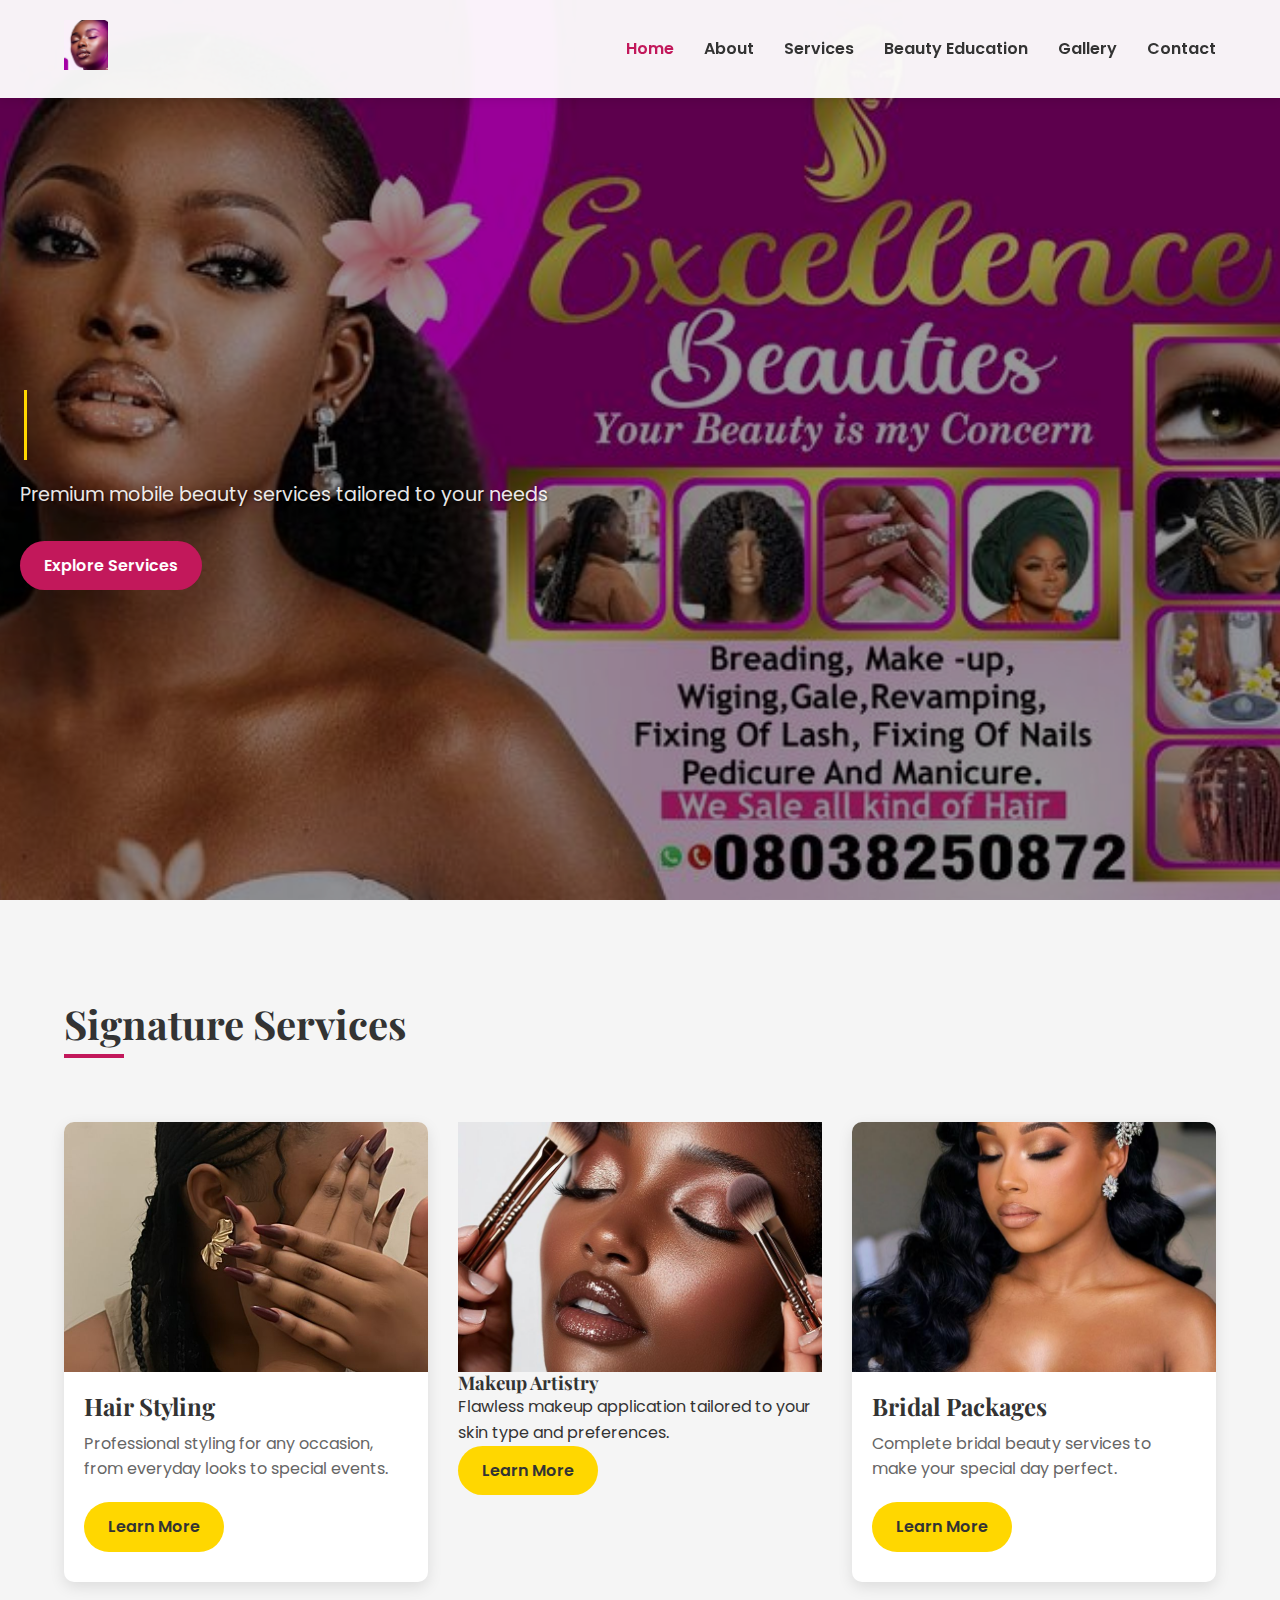
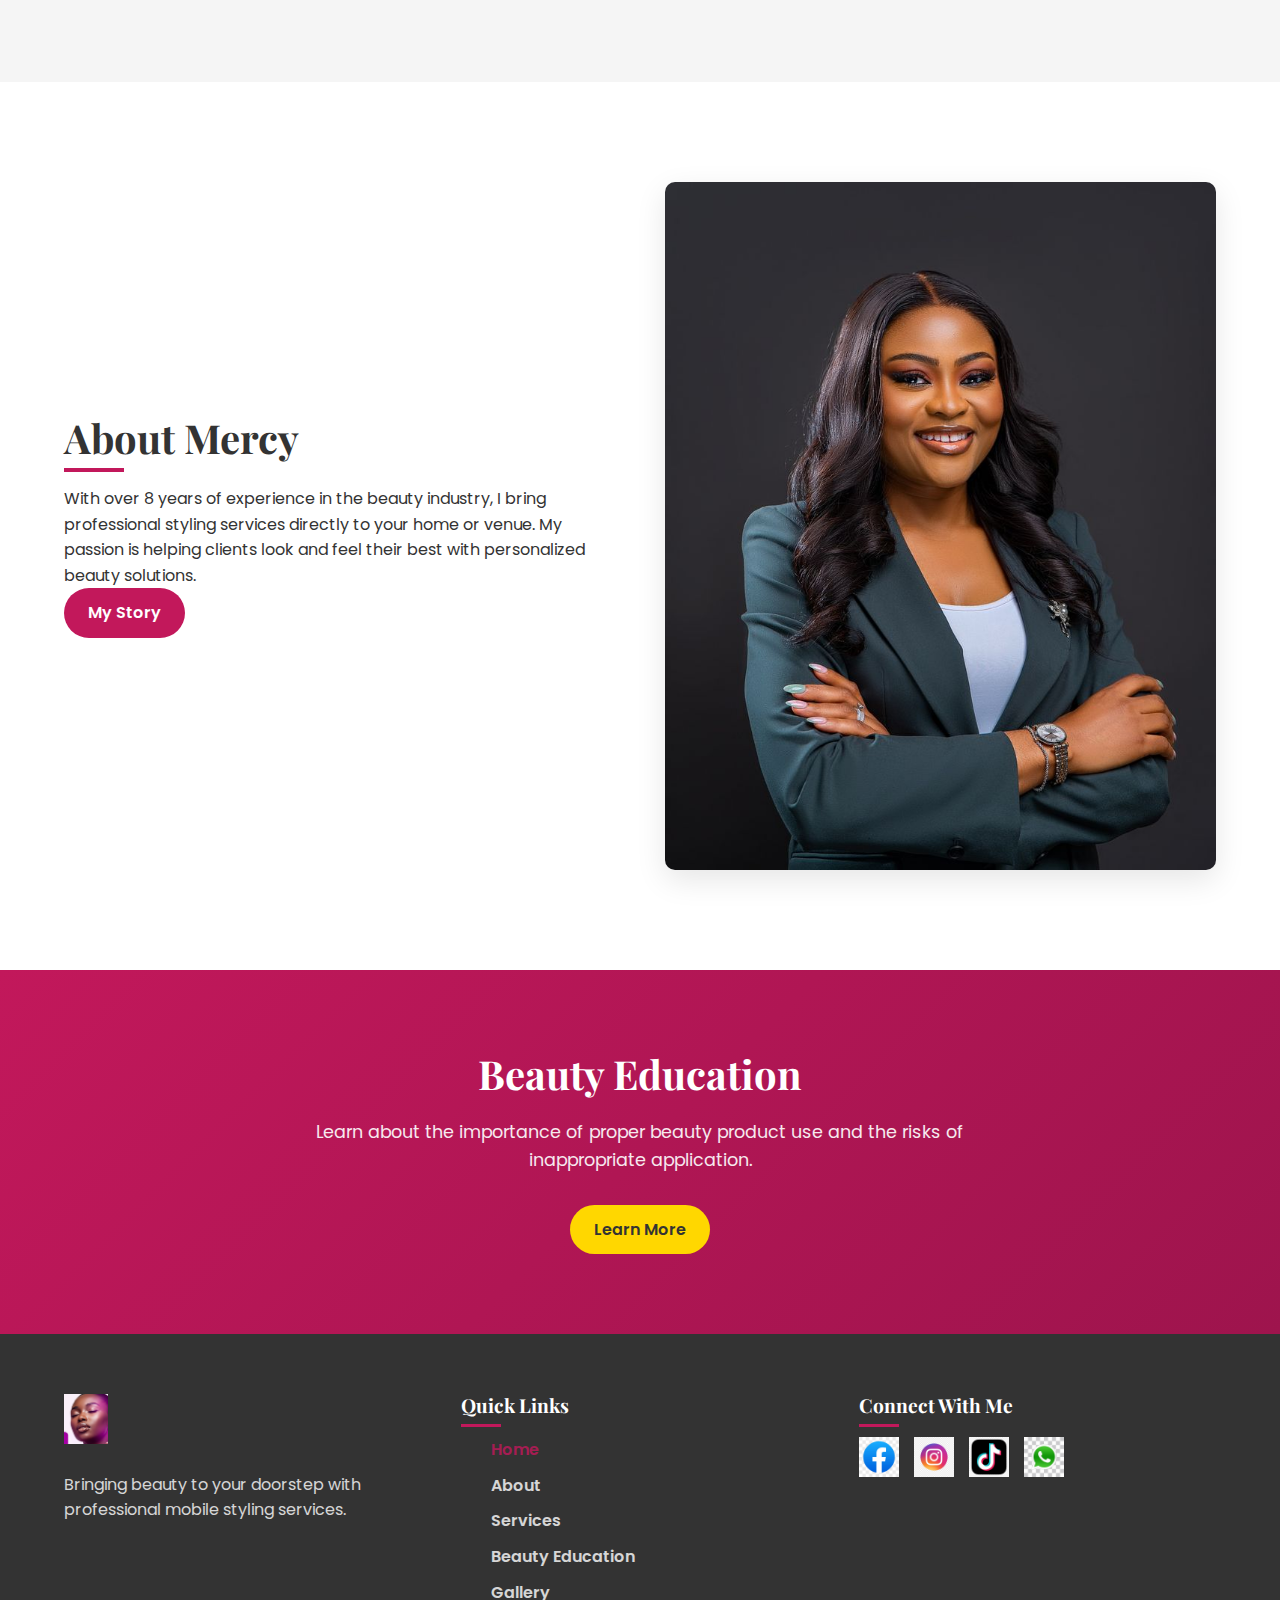
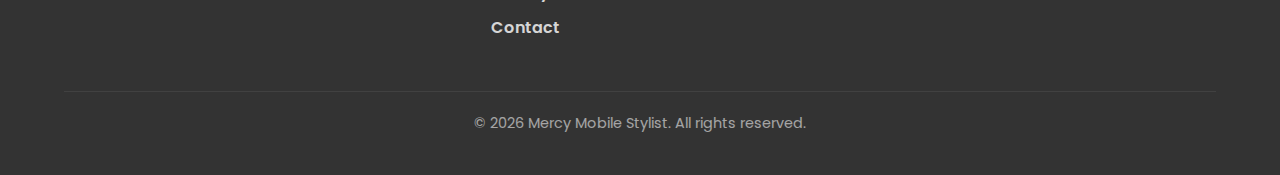
<file: index.html>
<!DOCTYPE html>
<html lang="en">
<head>
    <meta charset="UTF-8">
    <meta name="viewport" content="width=device-width, initial-scale=1.0">
    <title>Mercy | Professional Mobile Stylist</title>
    <link rel="stylesheet" href="styles.css">
    <link rel="stylesheet" href="https://cdnjs.cloudflare.com/ajax/libs/font-awesome/6.0.0-beta3/css/all.min.css">
    <link href="https://fonts.googleapis.com/css2?family=Playfair+Display:wght@400;700&family=Poppins:wght@300;400;600&display=swap" rel="stylesheet">
</head>
<body>
    <!-- Header/Navigation -->
    <header class="header">
        <div class="container">
            <a href="index.html" class="logo">
                <img src="4DAKgEK_.jpg" alt="Mercy Stylist Logo">
            </a>
            <nav class="nav">
                <ul class="nav-list">
                    <li><a href="index.html" class="nav-link active">Home</a></li>
                    <li><a href="about.html" class="nav-link">About</a></li>
                    <li><a href="services.html" class="nav-link">Services</a></li>
                    <li><a href="education.html" class="nav-link">Beauty Education</a></li>
                    <li><a href="gallery.html" class="nav-link">Gallery</a></li>
                    <li><a href="contact.html" class="nav-link">Contact</a></li>
                </ul>
                <div class="hamburger">
                    <span class="bar"></span>
                    <span class="bar"></span>
                    <span class="bar"></span>
                </div>
            </nav>
        </div>
    </header>

    <!-- Hero Section -->
<section class="hero" style="background-image: url('Banner design.jpg');">
    <div class="hero-content">
        <h1 class="hero-title">
            <span class="typed-text"></span><span class="cursor">&nbsp;</span>
        </h1>
        <p class="hero-subtitle">Premium mobile beauty services tailored to your needs</p>
        <a href="services.html" class="btn btn-primary">Explore Services</a>
    </div>
    <div class="hero-overlay"></div>
</section>

    <!-- Featured Services Section -->
    <section class="featured-services">
        <div class="container">
            <h2 class="section-title">Signature Services</h2>
            <div class="services-grid">
                <div class="service-card">
                    <div class="service-img" style="background-image: url('fresh rows(1).jpg');"></div>
                    <h3>Hair Styling</h3>
                    <p>Professional styling for any occasion, from everyday looks to special events.</p>
                    <a href="services.html#hair" class="btn btn-secondary">Learn More</a>
                </div>
                <div class="service-car
                
                d">

                    <div class="service-img" style="background-image: url('hair brush tool photoshop _ Flawless Eyeshadow Application with Makeup Brush.jpg');"></div>
                    <h3>Makeup Artistry</h3>
                    <p>Flawless makeup application tailored to your skin type and preferences.</p>
                    <a href="services.html#makeup" class="btn btn-secondary">Learn More</a>
                </div>
                <div class="service-card">
                    <div class="service-img" style="background-image: url('my beautiful bride alisha ❤️ ⋆ 𝒎𝒂𝒌𝒆𝒖𝒑….jpg');"></div>
                    <h3>Bridal Packages</h3>
                    <p>Complete bridal beauty services to make your special day perfect.</p>
                    <a href="services.html#bridal" class="btn btn-secondary">Learn More</a>
                </div>
            </div>
        </div>
    </section>

    <!-- About Preview Section -->
    <section class="about-preview">
        <div class="container">
            <div class="about-content">
                <h2 class="section-title">About Mercy</h2>
                <p>With over 8 years of experience in the beauty industry, I bring professional styling services directly to your home or venue. My passion is helping clients look and feel their best with personalized beauty solutions.</p>
                <a href="about.html" class="btn btn-primary">My Story</a>
            </div>
            <div class="about-image">
                <img src="eo6r4Tnt.jpg" alt="Mercy at work">
            </div>
        </div>
    </section>

    <!-- Beauty Education CTA -->
    <section class="education-cta">
        <div class="container">
            <h2>Beauty Education</h2>
            <p>Learn about the importance of proper beauty product use and the risks of inappropriate application.</p>
            <a href="education.html" class="btn btn-secondary">Learn More</a>
        </div>
    </section>

   <!-- Footer -->
    <footer class="footer">
        <div class="container">
            <div class="footer-content">
                <div class="footer-brand">
                    <img src="4DAKgEK_.jpg" alt="Mercy Stylist Logo" class="footer-logo">
                    <p>Bringing beauty to your doorstep with professional mobile styling services.</p>
                </div>
                <div class="footer-links">
                    <h4>Quick Links</h4>
                    <ul>
                        <li><a href="index.html" class="nav-link active">Home</a></li>
                    <li><a href="about.html" class="nav-link">About</a></li>
                    <li><a href="services.html" class="nav-link">Services</a></li>
                    <li><a href="education.html" class="nav-link">Beauty Education</a></li>
                    <li><a href="gallery.html" class="nav-link">Gallery</a></li>
                    <li><a href="contact.html" class="nav-link">Contact</a></li>
                    </ul>
                </div>
                <div class="footer-contact">
                    <h4>Connect With Me</h4>
                   <div class="social-links">
                        <a href="#" target="_blank"><img src="70f936294a1f0f3949a9205df9340d5e.jpg" alt="Facebook"></a>
                        <a href="#" target="_blank"><img src="12d752c2919daaf807d8b71f3dbed1a0.jpg" alt="Instagram"></a>
                        <a href="#" target="_blank"><img src="Download free png of TikTok png social media icon_ 7 JUNE 2021 - BANGKOK, THAILAND about tiktok icon png, tiktok, tiktok icon, app icon tiktok, and app icons 3344520.jpg" alt="TikTok"></a>
                        <a href="#" target="_blank"><img src="cdc394a29430a0f8c1378952e0bfddee.jpg" alt="WhatsApp"></a>
                    </div>
                </div>
            </div>
            <div class="footer-bottom">
                <p>&copy; <span id="year"></span> Mercy Mobile Stylist. All rights reserved.</p>
            </div>
        </div>
    </footer>

    <script src="animations.js"></script>
</body>
</html>
</file>
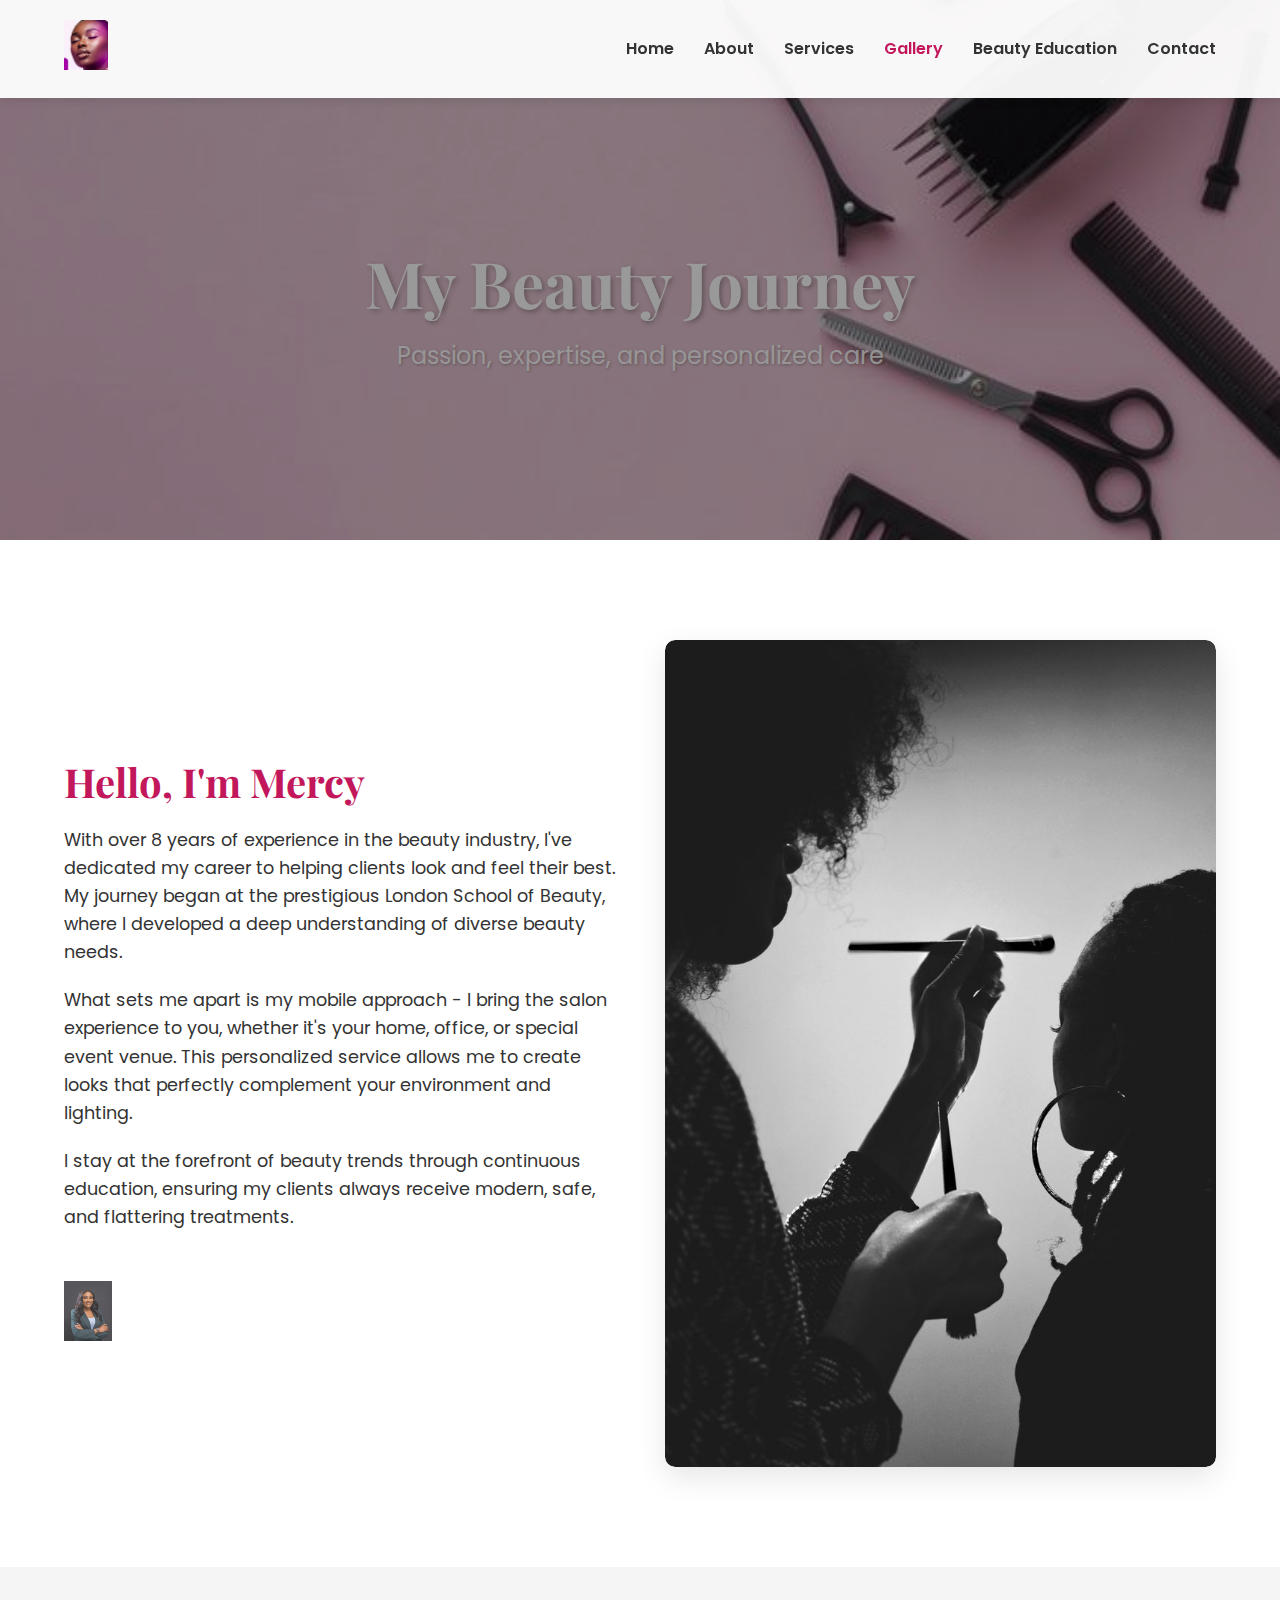
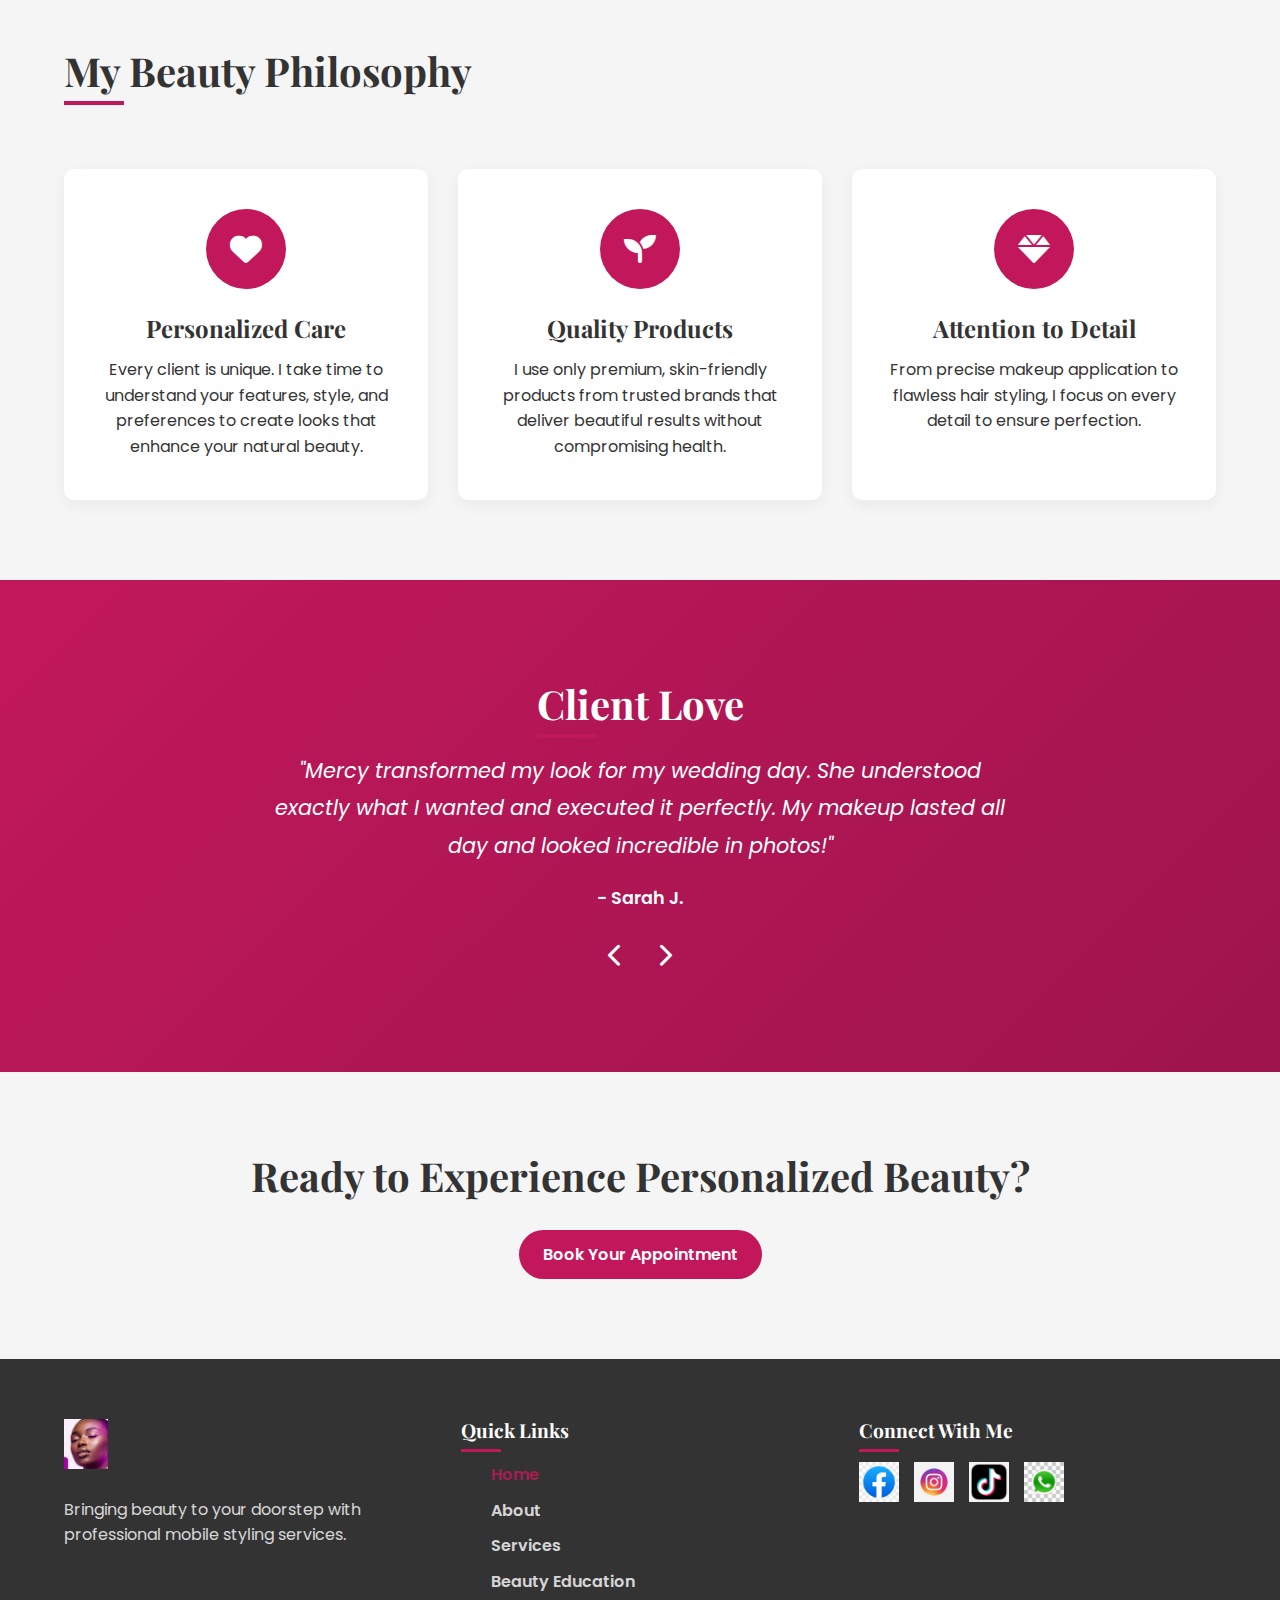
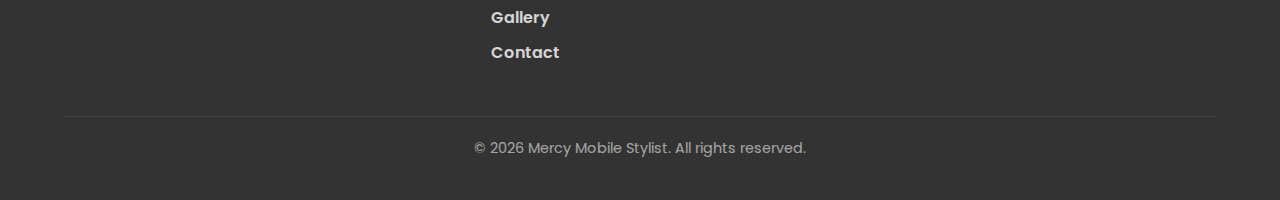
<file: about.html>
<!DOCTYPE html>
<html lang="en">
<head>
    <meta charset="UTF-8">
    <meta name="viewport" content="width=device-width, initial-scale=1.0">
    <title>About Mercy | Professional Mobile Stylist</title>
    <link rel="stylesheet" href="styles.css">
    <link rel="stylesheet" href="https://cdnjs.cloudflare.com/ajax/libs/font-awesome/6.0.0-beta3/css/all.min.css">
    <link href="https://fonts.googleapis.com/css2?family=Playfair+Display:wght@400;700&family=Poppins:wght@300;400;600&display=swap" rel="stylesheet">
</head>
<body>
    <!-- Header/Navigation -->
    <header class="header">
        <div class="container">
            <a href="index.html" class="logo">
                <img src="4DAKgEK_.jpg" alt="Mercy Stylist Logo">
            </a>
            <nav class="nav">
               <ul class="nav-list">
                    <li><a href="index.html" class="nav-link">Home</a></li>
                    <li><a href="about.html" class="nav-link">About</a></li>
                    <li><a href="services.html" class="nav-link">Services</a></li>
                    <li><a href="gallery.html" class="nav-link active">Gallery</a></li>
                    <li><a href="education.html" class="nav-link">Beauty Education</a></li>
                    <li><a href="contact.html" class="nav-link">Contact</a></li>
                </ul>
                <div class="hamburger">
                    <span class="bar"></span>
                    <span class="bar"></span>
                    <span class="bar"></span>
                </div>
            </nav>
        </div>
    </header>

    <!-- About Hero Section -->
    <section class="page-hero" style="background-image: url('Premium Photo _ Hair trimmer and tools copy space.jpg');">
        <div class="container">
            <h1 class="page-title fade-in">My Beauty Journey</h1>
            <p class="page-subtitle fade-in delay-1">Passion, expertise, and personalized care</p>
        </div>
        <div class="hero-overlay"></div>
    </section>

    <!-- About Content Section -->
    <section class="about-section">
        <div class="container">
            <div class="about-grid">
                <div class="about-text fade-in">
                    <h2>Hello, I'm Mercy</h2>
                    <p>With over 8 years of experience in the beauty industry, I've dedicated my career to helping clients look and feel their best. My journey began at the prestigious London School of Beauty, where I developed a deep understanding of diverse beauty needs.</p>
                    <p>What sets me apart is my mobile approach - I bring the salon experience to you, whether it's your home, office, or special event venue. This personalized service allows me to create looks that perfectly complement your environment and lighting.</p>
                    <p>I stay at the forefront of beauty trends through continuous education, ensuring my clients always receive modern, safe, and flattering treatments.</p>
                    
                    <div class="signature">
                        <img src="eo6r4Tnt.jpg" alt="Mercy's Signature">
                    </div>
                </div>
                <div class="about-image fade-in delay-1">
                    <div class="image-container">
                        <img src="GLgb6lNs.jpg" alt="Mercy working with a client">
                    </div>
                </div>
            </div>
        </div>
    </section>

    <!-- Philosophy Section -->
    <section class="philosophy-section">
        <div class="container">
            <h2 class="section-title fade-in">My Beauty Philosophy</h2>
            <div class="philosophy-grid">
                <div class="philosophy-card fade-in">
                    <div class="icon-box">
                        <i class="fas fa-heart"></i>
                    </div>
                    <h3>Personalized Care</h3>
                    <p>Every client is unique. I take time to understand your features, style, and preferences to create looks that enhance your natural beauty.</p>
                </div>
                <div class="philosophy-card fade-in delay-1">
                    <div class="icon-box">
                        <i class="fas fa-seedling"></i>
                    </div>
                    <h3>Quality Products</h3>
                    <p>I use only premium, skin-friendly products from trusted brands that deliver beautiful results without compromising health.</p>
                </div>
                <div class="philosophy-card fade-in delay-2">
                    <div class="icon-box">
                        <i class="fas fa-gem"></i>
                    </div>
                    <h3>Attention to Detail</h3>
                    <p>From precise makeup application to flawless hair styling, I focus on every detail to ensure perfection.</p>
                </div>
            </div>
        </div>
    </section>

    <!-- Testimonials Section -->
    <section class="testimonials-section">
        <div class="container">
            <h2 class="section-title fade-in">Client Love</h2>
            <div class="testimonials-slider fade-in delay-1">
                <div class="testimonial active">
                    <p class="testimonial-text">"Mercy transformed my look for my wedding day. She understood exactly what I wanted and executed it perfectly. My makeup lasted all day and looked incredible in photos!"</p>
                    <p class="client-name">- Sarah J.</p>
                </div>
                <div class="testimonial">
                    <p class="testimonial-text">"I've been using Mercy's mobile services for two years now. She's revolutionized my morning routine with quick, beautiful styles that last all day."</p>
                    <p class="client-name">- Michaela T.</p>
                </div>
                <div class="testimonial">
                    <p class="testimonial-text">"As a busy executive, I don't have time for salon visits. Mercy comes to my office and gives me red-carpet ready looks in under an hour. Game changer!"</p>
                    <p class="client-name">- David K.</p>
                </div>
                <div class="slider-controls">
                    <button class="slider-prev"><i class="fas fa-chevron-left"></i></button>
                    <button class="slider-next"><i class="fas fa-chevron-right"></i></button>
                </div>
            </div>
        </div>
    </section>

    <!-- CTA Section -->
    <section class="cta-section">
        <div class="container">
            <h2 class="fade-in">Ready to Experience Personalized Beauty?</h2>
            <a href="contact.html" class="btn btn-primary fade-in delay-1">Book Your Appointment</a>
        </div>
    </section>

    <!-- Footer -->
    <footer class="footer">
        <div class="container">
            <div class="footer-content">
                <div class="footer-brand">
                    <img src="4DAKgEK_.jpg" alt="Mercy Stylist Logo" class="footer-logo">
                    <p>Bringing beauty to your doorstep with professional mobile styling services.</p>
                </div>
                <div class="footer-links">
                    <h4>Quick Links</h4>
                    <ul>
                        <li><a href="index.html" class="nav-link active">Home</a></li>
                    <li><a href="about.html" class="nav-link">About</a></li>
                    <li><a href="services.html" class="nav-link">Services</a></li>
                    <li><a href="education.html" class="nav-link">Beauty Education</a></li>
                    <li><a href="gallery.html" class="nav-link">Gallery</a></li>
                    <li><a href="contact.html" class="nav-link">Contact</a></li>
                    </ul>
                </div>
                <div class="footer-contact">
                    <h4>Connect With Me</h4>
                   <div class="social-links">
                        <a href="#" target="_blank"><img src="70f936294a1f0f3949a9205df9340d5e.jpg" alt="Facebook"></a>
                        <a href="#" target="_blank"><img src="12d752c2919daaf807d8b71f3dbed1a0.jpg" alt="Instagram"></a>
                        <a href="#" target="_blank"><img src="Download free png of TikTok png social media icon_ 7 JUNE 2021 - BANGKOK, THAILAND about tiktok icon png, tiktok, tiktok icon, app icon tiktok, and app icons 3344520.jpg" alt="TikTok"></a>
                        <a href="#" target="_blank"><img src="cdc394a29430a0f8c1378952e0bfddee.jpg" alt="WhatsApp"></a>
                    </div>
                </div>
            </div>
            <div class="footer-bottom">
                <p>&copy; <span id="year"></span> Mercy Mobile Stylist. All rights reserved.</p>
            </div>
        </div>
    </footer>
    <script src="animations.js"></script>
    <script>
        // Testimonial slider functionality
        document.addEventListener('DOMContentLoaded', function() {
            const testimonials = document.querySelectorAll('.testimonial');
            const prevBtn = document.querySelector('.slider-prev');
            const nextBtn = document.querySelector('.slider-next');
            let currentIndex = 0;
            
            function showTestimonial(index) {
                testimonials.forEach(testimonial => {
                    testimonial.classList.remove('active');
                });
                testimonials[index].classList.add('active');
                currentIndex = index;
            }
            
            function nextTestimonial() {
                let newIndex = (currentIndex + 1) % testimonials.length;
                showTestimonial(newIndex);
            }
            
            function prevTestimonial() {
                let newIndex = (currentIndex - 1 + testimonials.length) % testimonials.length;
                showTestimonial(newIndex);
            }
            
            nextBtn.addEventListener('click', nextTestimonial);
            prevBtn.addEventListener('click', prevTestimonial);
            
            // Auto-rotate testimonials
            setInterval(nextTestimonial, 5000);
            
            // Set current year in footer
            document.getElementById('year').textContent = new Date().getFullYear();
        });
    </script>
</body>
</html>
</file>
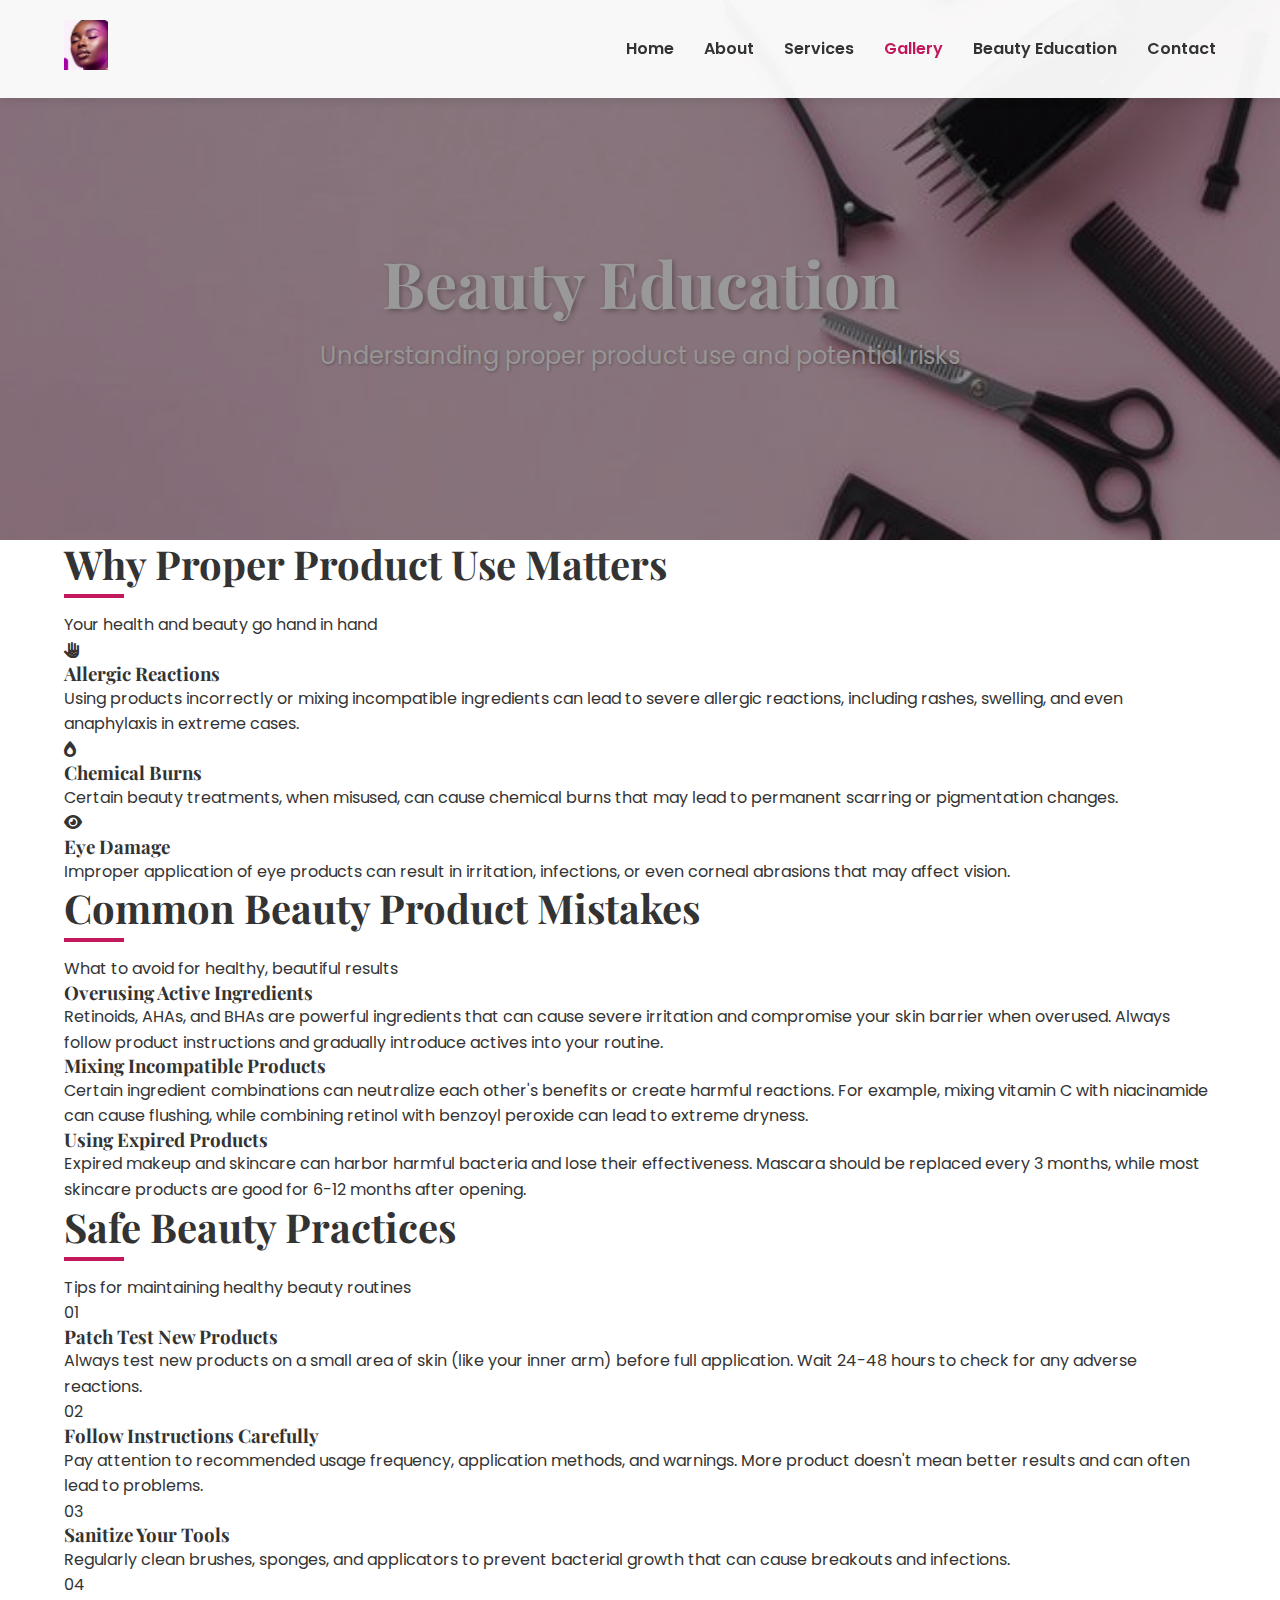
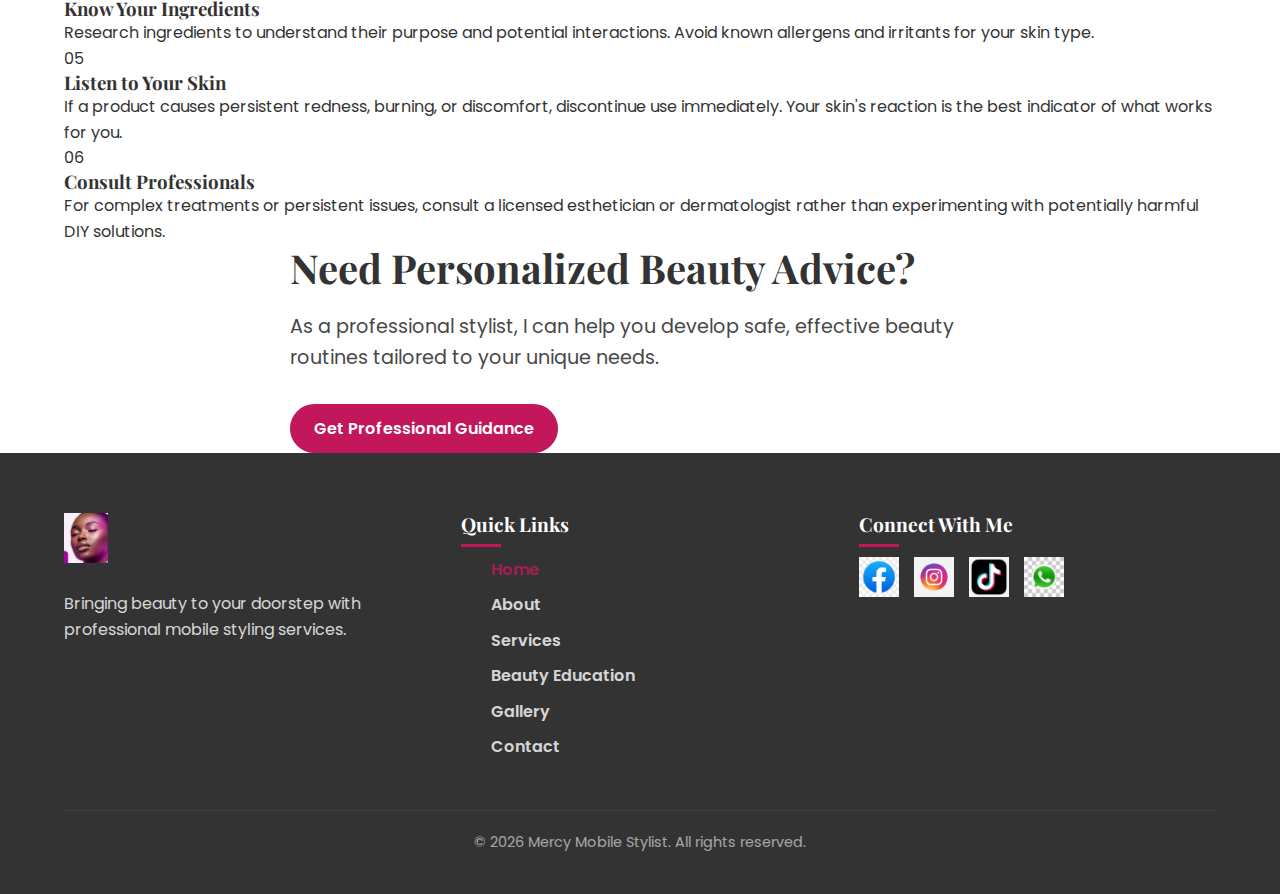
<file: education.html>
<!DOCTYPE html>
<html lang="en">
<head>
    <meta charset="UTF-8">
    <meta name="viewport" content="width=device-width, initial-scale=1.0">
    <title>Beauty Education | Mercy Mobile Stylist</title>
    <link rel="stylesheet" href="styles.css">
    <link rel="stylesheet" href="https://cdnjs.cloudflare.com/ajax/libs/font-awesome/6.0.0-beta3/css/all.min.css">
    <link href="https://fonts.googleapis.com/css2?family=Playfair+Display:wght@400;700&family=Poppins:wght@300;400;600&display=swap" rel="stylesheet">
</head>
<body>
    <!-- Header/Navigation -->
    <header class="header">
        <div class="container">
            <a href="index.html" class="logo">
                <img src="4DAKgEK_.jpg" alt="Mercy Stylist Logo">
            </a>
            <nav class="nav">
                 <ul class="nav-list">
                    <li><a href="index.html" class="nav-link">Home</a></li>
                    <li><a href="about.html" class="nav-link">About</a></li>
                    <li><a href="services.html" class="nav-link">Services</a></li>
                    <li><a href="gallery.html" class="nav-link active">Gallery</a></li>
                    <li><a href="education.html" class="nav-link">Beauty Education</a></li>
                    <li><a href="contact.html" class="nav-link">Contact</a></li>
                </ul>
                <div class="hamburger">
                    <span class="bar"></span>
                    <span class="bar"></span>
                    <span class="bar"></span>
                </div>
            </nav>
        </div>
    </header>

    <!-- Education Hero Section -->
    <section class="page-hero" style="background-image: url('Premium Photo _ Hair trimmer and tools copy space.jpg');">
        <div class="container">
            <h1 class="page-title fade-in">Beauty Education</h1>
            <p class="page-subtitle fade-in delay-1">Understanding proper product use and potential risks</p>
        </div>
        <div class="hero-overlay"></div>
    </section>

    <!-- Importance Section -->
    <section class="importance-section">
        <div class="container">
            <div class="section-header fade-in">
                <h2 class="section-title">Why Proper Product Use Matters</h2>
                <p class="section-subtitle">Your health and beauty go hand in hand</p>
            </div>
            
            <div class="importance-grid">
                <div class="importance-card fade-in">
                    <div class="importance-icon">
                        <i class="fas fa-allergies"></i>
                    </div>
                    <h3>Allergic Reactions</h3>
                    <p>Using products incorrectly or mixing incompatible ingredients can lead to severe allergic reactions, including rashes, swelling, and even anaphylaxis in extreme cases.</p>
                </div>
                
                <div class="importance-card fade-in delay-1">
                    <div class="importance-icon">
                        <i class="fas fa-burn"></i>
                    </div>
                    <h3>Chemical Burns</h3>
                    <p>Certain beauty treatments, when misused, can cause chemical burns that may lead to permanent scarring or pigmentation changes.</p>
                </div>
                
                <div class="importance-card fade-in delay-2">
                    <div class="importance-icon">
                        <i class="fas fa-eye"></i>
                    </div>
                    <h3>Eye Damage</h3>
                    <p>Improper application of eye products can result in irritation, infections, or even corneal abrasions that may affect vision.</p>
                </div>
            </div>
        </div>
    </section>

    <!-- Common Mistakes Section -->
    <section class="mistakes-section">
        <div class="container">
            <div class="section-header fade-in">
                <h2 class="section-title">Common Beauty Product Mistakes</h2>
                <p class="section-subtitle">What to avoid for healthy, beautiful results</p>
            </div>
            
            <div class="mistakes-list">
                <div class="mistake-item fade-in">
                    <div class="mistake-image" style="background-image: url('1.jpg');"></div>
                    <div class="mistake-content">
                        <h3>Overusing Active Ingredients</h3>
                        <p>Retinoids, AHAs, and BHAs are powerful ingredients that can cause severe irritation and compromise your skin barrier when overused. Always follow product instructions and gradually introduce actives into your routine.</p>
                    </div>
                </div>
                
                <div class="mistake-item fade-in delay-1">
                    <div class="mistake-image" style="background-image: url('2.jpg');"></div>
                    <div class="mistake-content">
                        <h3>Mixing Incompatible Products</h3>
                        <p>Certain ingredient combinations can neutralize each other's benefits or create harmful reactions. For example, mixing vitamin C with niacinamide can cause flushing, while combining retinol with benzoyl peroxide can lead to extreme dryness.</p>
                    </div>
                </div>
                
                <div class="mistake-item fade-in delay-2">
                    <div class="mistake-image" style="background-image: url('10.jpg');"></div>
                    <div class="mistake-content">
                        <h3>Using Expired Products</h3>
                        <p>Expired makeup and skincare can harbor harmful bacteria and lose their effectiveness. Mascara should be replaced every 3 months, while most skincare products are good for 6-12 months after opening.</p>
                    </div>
                </div>
            </div>
        </div>
    </section>

    <!-- Safe Practices Section -->
    <section class="practices-section">
        <div class="container">
            <div class="section-header fade-in">
                <h2 class="section-title">Safe Beauty Practices</h2>
                <p class="section-subtitle">Tips for maintaining healthy beauty routines</p>
            </div>
            
            <div class="practices-grid">
                <div class="practice-card fade-in">
                    <div class="practice-number">01</div>
                    <h3>Patch Test New Products</h3>
                    <p>Always test new products on a small area of skin (like your inner arm) before full application. Wait 24-48 hours to check for any adverse reactions.</p>
                </div>
                
                <div class="practice-card fade-in delay-1">
                    <div class="practice-number">02</div>
                    <h3>Follow Instructions Carefully</h3>
                    <p>Pay attention to recommended usage frequency, application methods, and warnings. More product doesn't mean better results and can often lead to problems.</p>
                </div>
                
                <div class="practice-card fade-in delay-2">
                    <div class="practice-number">03</div>
                    <h3>Sanitize Your Tools</h3>
                    <p>Regularly clean brushes, sponges, and applicators to prevent bacterial growth that can cause breakouts and infections.</p>
                </div>
                
                <div class="practice-card fade-in">
                    <div class="practice-number">04</div>
                    <h3>Know Your Ingredients</h3>
                    <p>Research ingredients to understand their purpose and potential interactions. Avoid known allergens and irritants for your skin type.</p>
                </div>
                
                <div class="practice-card fade-in delay-1">
                    <div class="practice-number">05</div>
                    <h3>Listen to Your Skin</h3>
                    <p>If a product causes persistent redness, burning, or discomfort, discontinue use immediately. Your skin's reaction is the best indicator of what works for you.</p>
                </div>
                
                <div class="practice-card fade-in delay-2">
                    <div class="practice-number">06</div>
                    <h3>Consult Professionals</h3>
                    <p>For complex treatments or persistent issues, consult a licensed esthetician or dermatologist rather than experimenting with potentially harmful DIY solutions.</p>
                </div>
            </div>
        </div>
    </section>

    <!-- Professional Advice CTA -->
    <section class="advice-cta">
        <div class="container">
            <div class="cta-content fade-in">
                <h2>Need Personalized Beauty Advice?</h2>
                <p>As a professional stylist, I can help you develop safe, effective beauty routines tailored to your unique needs.</p>
                <a href="contact.html" class="btn btn-primary">Get Professional Guidance</a>
            </div>
        </div>
    </section>
<!-- Footer -->
    <footer class="footer">
        <div class="container">
            <div class="footer-content">
                <div class="footer-brand">
                    <img src="4DAKgEK_.jpg" alt="Mercy Stylist Logo" class="footer-logo">
                    <p>Bringing beauty to your doorstep with professional mobile styling services.</p>
                </div>
                <div class="footer-links">
                    <h4>Quick Links</h4>
                    <ul>
                        <li><a href="index.html" class="nav-link active">Home</a></li>
                    <li><a href="about.html" class="nav-link">About</a></li>
                    <li><a href="services.html" class="nav-link">Services</a></li>
                    <li><a href="education.html" class="nav-link">Beauty Education</a></li>
                    <li><a href="gallery.html" class="nav-link">Gallery</a></li>
                    <li><a href="contact.html" class="nav-link">Contact</a></li>
                    </ul>
                </div>
                <div class="footer-contact">
                    <h4>Connect With Me</h4>
                   <div class="social-links">
                        <a href="#" target="_blank"><img src="70f936294a1f0f3949a9205df9340d5e.jpg" alt="Facebook"></a>
                        <a href="#" target="_blank"><img src="12d752c2919daaf807d8b71f3dbed1a0.jpg" alt="Instagram"></a>
                        <a href="#" target="_blank"><img src="Download free png of TikTok png social media icon_ 7 JUNE 2021 - BANGKOK, THAILAND about tiktok icon png, tiktok, tiktok icon, app icon tiktok, and app icons 3344520.jpg" alt="TikTok"></a>
                        <a href="#" target="_blank"><img src="cdc394a29430a0f8c1378952e0bfddee.jpg" alt="WhatsApp"></a>
                    </div>
                </div>
            </div>
            <div class="footer-bottom">
                <p>&copy; <span id="year"></span> Mercy Mobile Stylist. All rights reserved.</p>
            </div>
        </div>
    </footer>

    <script src="animations.js"></script>
    <script>
        document.addEventListener('DOMContentLoaded', function() {
            // Set current year in footer
            document.getElementById('year').textContent = new Date().getFullYear();
            
            // Practice card hover effect
            const practiceCards = document.querySelectorAll('.practice-card');
            practiceCards.forEach(card => {
                card.addEventListener('mouseenter', function() {
                    this.style.transform = 'translateY(-10px)';
                    this.style.boxShadow = '0 15px 30px rgba(0,0,0,0.1)';
                });
                card.addEventListener('mouseleave', function() {
                    this.style.transform = '';
                    this.style.boxShadow = '';
                });
            });
            
            // Mistake item animation
            const mistakeItems = document.querySelectorAll('.mistake-item');
            mistakeItems.forEach(item => {
                item.addEventListener('mouseenter', function() {
                    this.querySelector('.mistake-image').style.transform = 'scale(1.05)';
                });
                item.addEventListener('mouseleave', function() {
                    this.querySelector('.mistake-image').style.transform = '';
                });
            });
        });
    </script>
</body>
</html>
</file>
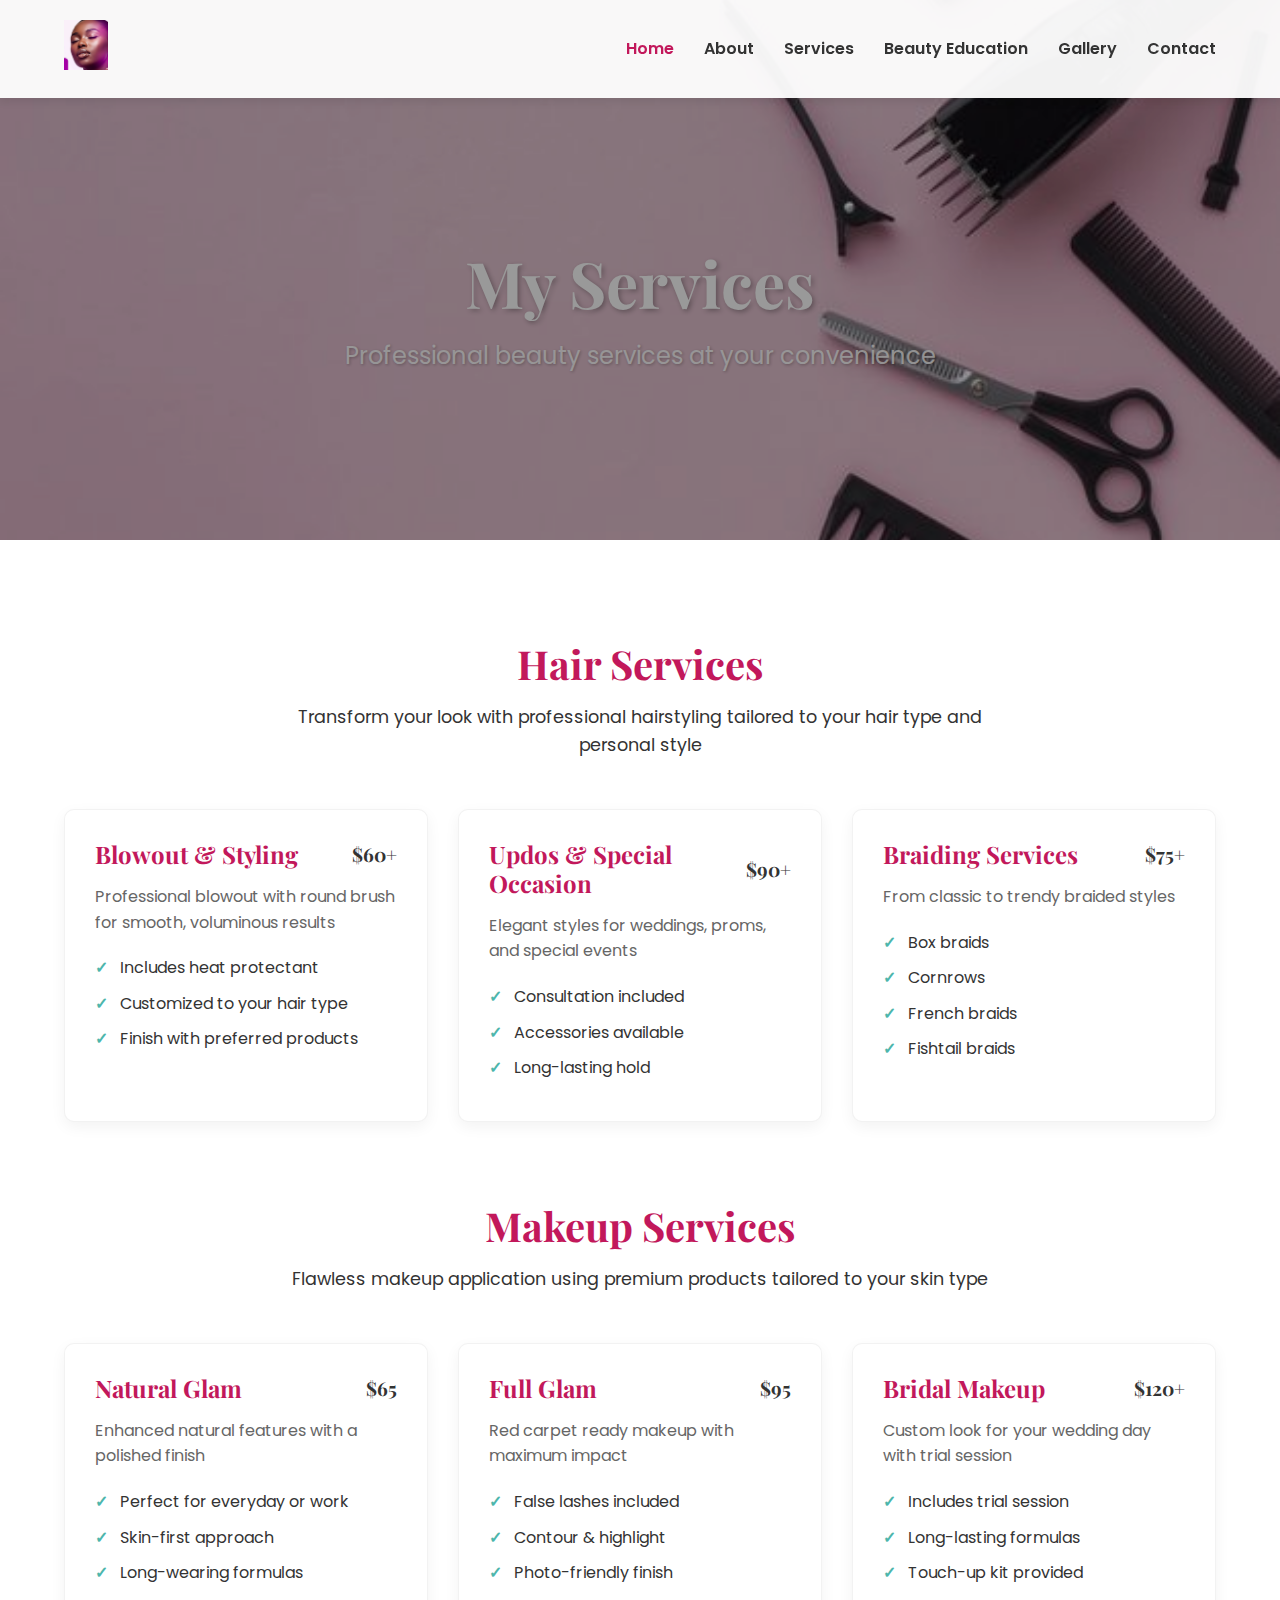
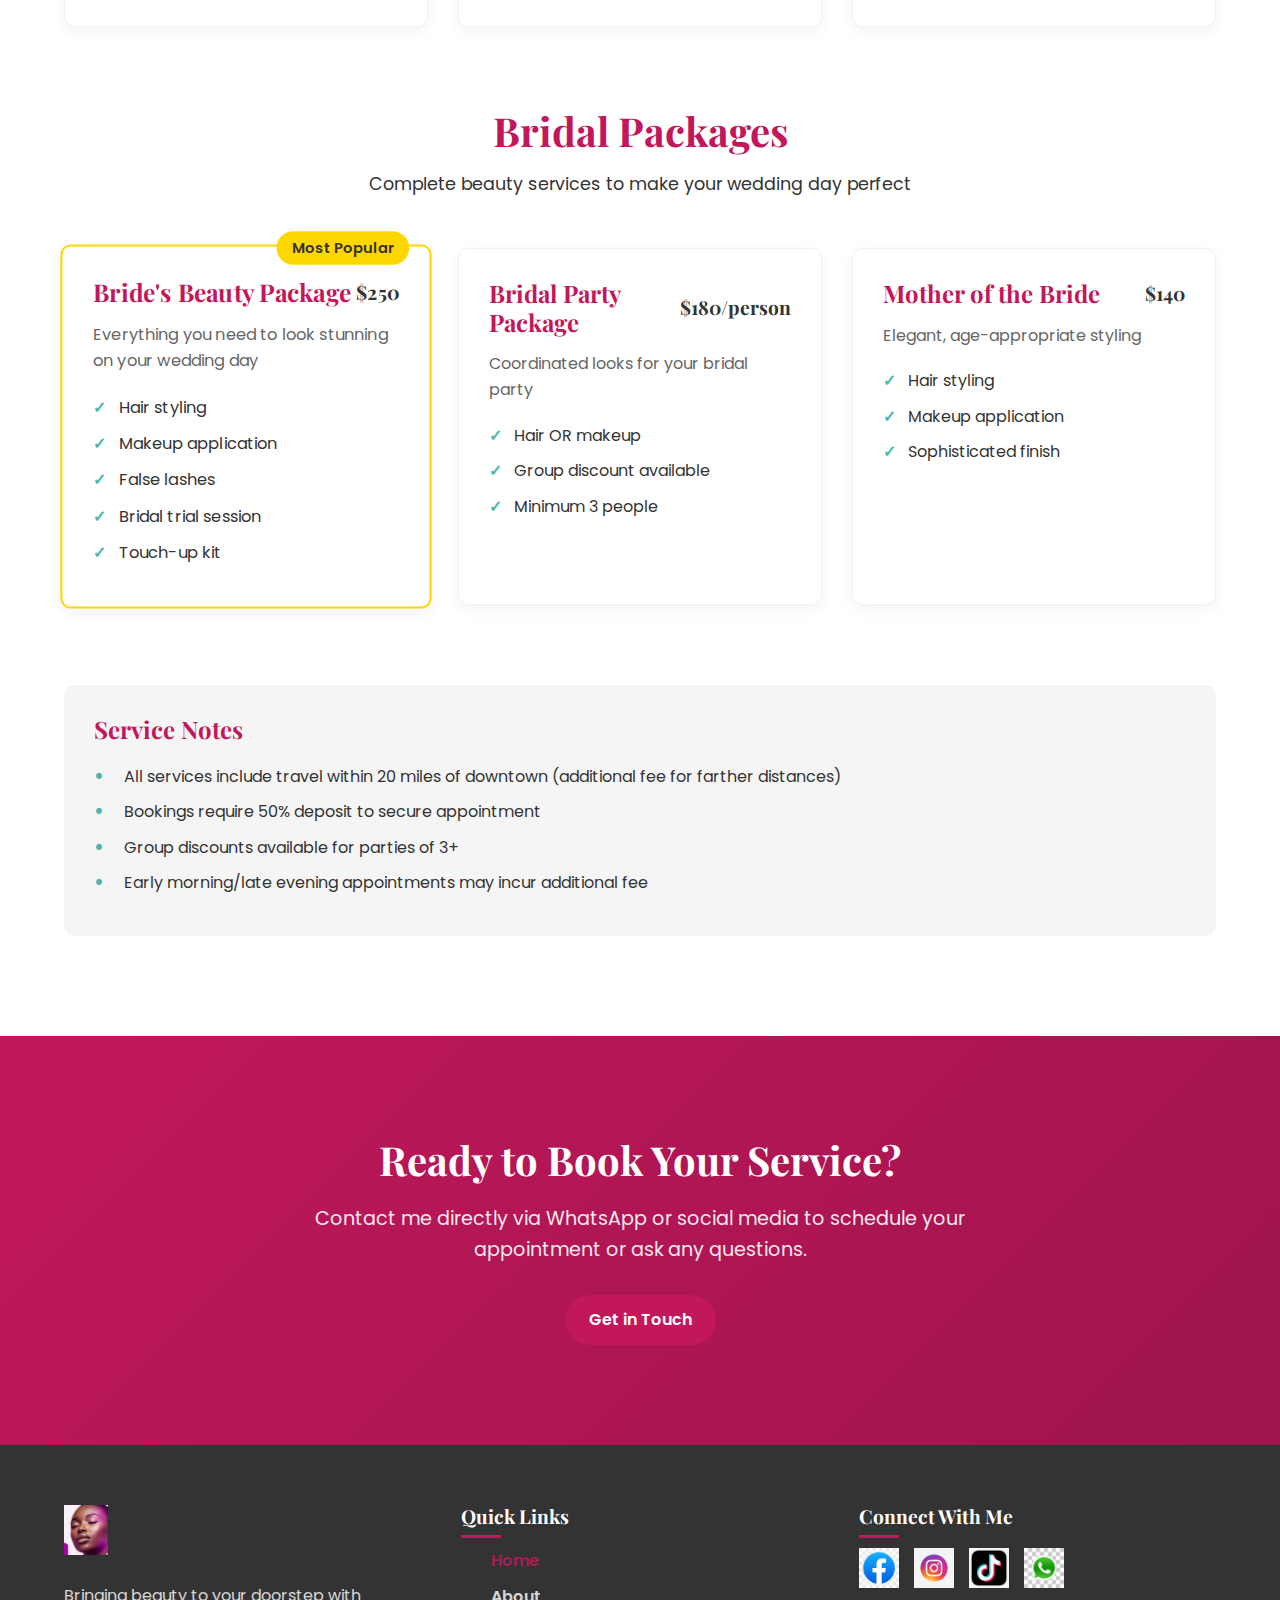
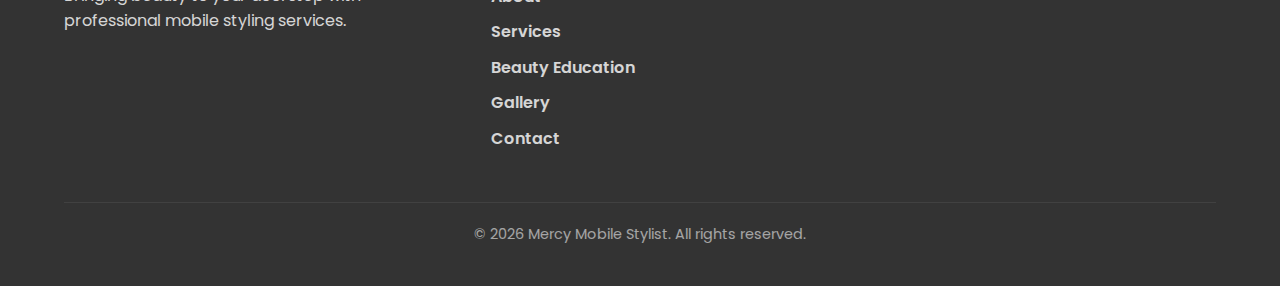
<file: services.html>
<!DOCTYPE html>
<html lang="en">
<head>
    <meta charset="UTF-8">
    <meta name="viewport" content="width=device-width, initial-scale=1.0">
    <title>Services | Mercy Mobile Stylist</title>
    <link rel="stylesheet" href="styles.css">
    <link rel="stylesheet" href="https://cdnjs.cloudflare.com/ajax/libs/font-awesome/6.0.0-beta3/css/all.min.css">
    <link href="https://fonts.googleapis.com/css2?family=Playfair+Display:wght@400;700&family=Poppins:wght@300;400;600&display=swap" rel="stylesheet">
</head>
<body>
    <!-- Header/Navigation -->
    <header class="header">
        <div class="container">
            <a href="index.html" class="logo">
                <img src="4DAKgEK_.jpg" alt="Mercy Stylist Logo">
            </a>
            <nav class="nav">
                <ul class="nav-list">
                     <li><a href="index.html" class="nav-link active">Home</a></li>
                    <li><a href="about.html" class="nav-link">About</a></li>
                    <li><a href="services.html" class="nav-link">Services</a></li>
                    <li><a href="education.html" class="nav-link">Beauty Education</a></li>
                    <li><a href="gallery.html" class="nav-link">Gallery</a></li>
                    <li><a href="contact.html" class="nav-link">Contact</a></li>
                </ul>
                <div class="hamburger">
                    <span class="bar"></span>
                    <span class="bar"></span>
                    <span class="bar"></span>
                </div>
            </nav>
        </div>
    </header>

    <!-- Services Hero Section -->
    <section class="page-hero" style="background-image: url('Premium Photo _ Hair trimmer and tools copy space.jpg');">
        <div class="container">
            <h1 class="page-title fade-in">My Services</h1>
            <p class="page-subtitle fade-in delay-1">Professional beauty services at your convenience</p>
        </div>
        <div class="hero-overlay"></div>
    </section>

    <!-- Services Section -->
    <section class="services-section">
        <div class="container">
            <div class="service-category fade-in" id="hair">
                <div class="category-header">
                    <h2>Hair Services</h2>
                    <p>Transform your look with professional hairstyling tailored to your hair type and personal style</p>
                </div>
                <div class="service-list">
                    <div class="service-item">
                        <h3>Blowout & Styling <span class="price">$60+</span></h3>
                        <p>Professional blowout with round brush for smooth, voluminous results</p>
                        <ul class="service-details">
                            <li>Includes heat protectant</li>
                            <li>Customized to your hair type</li>
                            <li>Finish with preferred products</li>
                        </ul>
                    </div>
                    <div class="service-item">
                        <h3>Updos & Special Occasion <span class="price">$90+</span></h3>
                        <p>Elegant styles for weddings, proms, and special events</p>
                        <ul class="service-details">
                            <li>Consultation included</li>
                            <li>Accessories available</li>
                            <li>Long-lasting hold</li>
                        </ul>
                    </div>
                    <div class="service-item">
                        <h3>Braiding Services <span class="price">$75+</span></h3>
                        <p>From classic to trendy braided styles</p>
                        <ul class="service-details">
                            <li>Box braids</li>
                            <li>Cornrows</li>
                            <li>French braids</li>
                            <li>Fishtail braids</li>
                        </ul>
                    </div>
                </div>
            </div>

            <div class="service-category fade-in delay-1" id="makeup">
                <div class="category-header">
                    <h2>Makeup Services</h2>
                    <p>Flawless makeup application using premium products tailored to your skin type</p>
                </div>
                <div class="service-list">
                    <div class="service-item">
                        <h3>Natural Glam <span class="price">$65</span></h3>
                        <p>Enhanced natural features with a polished finish</p>
                        <ul class="service-details">
                            <li>Perfect for everyday or work</li>
                            <li>Skin-first approach</li>
                            <li>Long-wearing formulas</li>
                        </ul>
                    </div>
                    <div class="service-item">
                        <h3>Full Glam <span class="price">$95</span></h3>
                        <p>Red carpet ready makeup with maximum impact</p>
                        <ul class="service-details">
                            <li>False lashes included</li>
                            <li>Contour & highlight</li>
                            <li>Photo-friendly finish</li>
                        </ul>
                    </div>
                    <div class="service-item">
                        <h3>Bridal Makeup <span class="price">$120+</span></h3>
                        <p>Custom look for your wedding day with trial session</p>
                        <ul class="service-details">
                            <li>Includes trial session</li>
                            <li>Long-lasting formulas</li>
                            <li>Touch-up kit provided</li>
                        </ul>
                    </div>
                </div>
            </div>

            <div class="service-category fade-in delay-2" id="bridal">
                <div class="category-header">
                    <h2>Bridal Packages</h2>
                    <p>Complete beauty services to make your wedding day perfect</p>
                </div>
                <div class="service-list">
                    <div class="service-item highlight">
                        <div class="highlight-badge">Most Popular</div>
                        <h3>Bride's Beauty Package <span class="price">$250</span></h3>
                        <p>Everything you need to look stunning on your wedding day</p>
                        <ul class="service-details">
                            <li>Hair styling</li>
                            <li>Makeup application</li>
                            <li>False lashes</li>
                            <li>Bridal trial session</li>
                            <li>Touch-up kit</li>
                        </ul>
                    </div>
                    <div class="service-item">
                        <h3>Bridal Party Package <span class="price">$180/person</span></h3>
                        <p>Coordinated looks for your bridal party</p>
                        <ul class="service-details">
                            <li>Hair OR makeup</li>
                            <li>Group discount available</li>
                            <li>Minimum 3 people</li>
                        </ul>
                    </div>
                    <div class="service-item">
                        <h3>Mother of the Bride <span class="price">$140</span></h3>
                        <p>Elegant, age-appropriate styling</p>
                        <ul class="service-details">
                            <li>Hair styling</li>
                            <li>Makeup application</li>
                            <li>Sophisticated finish</li>
                        </ul>
                    </div>
                </div>
            </div>

            <div class="service-notes fade-in">
                <h3>Service Notes</h3>
                <ul>
                    <li>All services include travel within 20 miles of downtown (additional fee for farther distances)</li>
                    <li>Bookings require 50% deposit to secure appointment</li>
                    <li>Group discounts available for parties of 3+</li>
                    <li>Early morning/late evening appointments may incur additional fee</li>
                </ul>
            </div>
        </div>
    </section>

    <!-- Booking CTA Section -->
    <section class="booking-cta">
        <div class="container">
            <div class="cta-content fade-in">
                <h2>Ready to Book Your Service?</h2>
                <p>Contact me directly via WhatsApp or social media to schedule your appointment or ask any questions.</p>
                <a href="contact.html" class="btn btn-primary">Get in Touch</a>
            </div>
        </div>
    </section>

    <!-- Footer -->
    <footer class="footer">
        <div class="container">
            <div class="footer-content">
                <div class="footer-brand">
                    <img src="4DAKgEK_.jpg" alt="Mercy Stylist Logo" class="footer-logo">
                    <p>Bringing beauty to your doorstep with professional mobile styling services.</p>
                </div>
                <div class="footer-links">
                    <h4>Quick Links</h4>
                    <ul>
                        <li><a href="index.html" class="nav-link active">Home</a></li>
                    <li><a href="about.html" class="nav-link">About</a></li>
                    <li><a href="services.html" class="nav-link">Services</a></li>
                    <li><a href="education.html" class="nav-link">Beauty Education</a></li>
                    <li><a href="gallery.html" class="nav-link">Gallery</a></li>
                    <li><a href="contact.html" class="nav-link">Contact</a></li>
                    </ul>
                </div>
                <div class="footer-contact">
                    <h4>Connect With Me</h4>
                   <div class="social-links">
                        <a href="#" target="_blank"><img src="70f936294a1f0f3949a9205df9340d5e.jpg" alt="Facebook"></a>
                        <a href="#" target="_blank"><img src="12d752c2919daaf807d8b71f3dbed1a0.jpg" alt="Instagram"></a>
                        <a href="#" target="_blank"><img src="Download free png of TikTok png social media icon_ 7 JUNE 2021 - BANGKOK, THAILAND about tiktok icon png, tiktok, tiktok icon, app icon tiktok, and app icons 3344520.jpg" alt="TikTok"></a>
                        <a href="#" target="_blank"><img src="cdc394a29430a0f8c1378952e0bfddee.jpg" alt="WhatsApp"></a>
                    </div>
                </div>
            </div>
            <div class="footer-bottom">
                <p>&copy; <span id="year"></span> Mercy Mobile Stylist. All rights reserved.</p>
            </div>
        </div>
    </footer>

    <script src="animations.js"></script>
    <script>
        document.addEventListener('DOMContentLoaded', function() {
            // Set current year in footer
            document.getElementById('year').textContent = new Date().getFullYear();
            
            // Service item hover effect
            const serviceItems = document.querySelectorAll('.service-item');
            serviceItems.forEach(item => {
                item.addEventListener('mouseenter', function() {
                    this.style.transform = 'translateY(-10px)';
                    this.style.boxShadow = '0 15px 30px rgba(0,0,0,0.15)';
                });
                item.addEventListener('mouseleave', function() {
                    this.style.transform = '';
                    this.style.boxShadow = '';
                });
            });
            
            // Highlight popular package
            const popularPackage = document.querySelector('.highlight');
            if(popularPackage) {
                setInterval(() => {
                    popularPackage.classList.toggle('pulse');
                }, 3000);
            }
        });
    </script>
</body>
</html>
</file>
<file: styles.css>
/* Base Styles */
:root {
    --primary: #C2185B;
    --secondary: #FFD700;
    --accent: #4DB6AC;
    --light: #F5F5F5;
    --dark: #333333;
    --transition: all 0.3s ease;
}

* {
    margin: 0;
    padding: 0;
    box-sizing: border-box;
}

body {
    font-family: 'Poppins', sans-serif;
    color: var(--dark);
    line-height: 1.6;
    overflow-x: hidden;
}

h1, h2, h3, h4 {
    font-family: 'Playfair Display', serif;
    font-weight: 700;
    line-height: 1.2;
}

.container {
    width: 90%;
    max-width: 1200px;
    margin: 0 auto;
}

.btn {
    display: inline-block;
    padding: 12px 24px;
    border-radius: 30px;
    text-decoration: none;
    font-weight: 600;
    transition: var(--transition);
    text-align: center;
    border: none;
    cursor: pointer;
}

.btn-primary {
    background-color: var(--primary);
    color: white;
}

.btn-primary:hover {
    background-color: #9E144D;
    transform: translateY(-3px);
    box-shadow: 0 10px 20px rgba(194, 24, 91, 0.2);
}

.btn-secondary {
    background-color: var(--secondary);
    color: var(--dark);
}

.btn-secondary:hover {
    background-color: #E6C200;
    transform: translateY(-3px);
    box-shadow: 0 10px 20px rgba(255, 215, 0, 0.2);
}

.section-title {
    font-size: 2.5rem;
    margin-bottom: 1.5rem;
    position: relative;
    display: inline-block;
}

.section-title::after {
    content: '';
    position: absolute;
    bottom: -10px;
    left: 0;
    width: 60px;
    height: 4px;
    background: var(--primary);
}

/* Header Styles */
.header {
    position: fixed;
    top: 0;
    left: 0;
    width: 100%;
    z-index: 1000;
    background-color: rgba(255, 255, 255, 0.95);
    box-shadow: 0 2px 10px rgba(0, 0, 0, 0.1);
    transition: var(--transition);
}

.header.scrolled {
    background-color: rgba(255, 255, 255, 0.98);
    box-shadow: 0 5px 20px rgba(0, 0, 0, 0.1);
}

.header .container {
    display: flex;
    justify-content: space-between;
    align-items: center;
    padding: 20px 0;
}

.logo img {
    height: 50px;
    transition: var(--transition);
}

.nav-list {
    display: flex;
    list-style: none;
}

.nav-link {
    color: var(--dark);
    text-decoration: none;
    margin-left: 30px;
    font-weight: 600;
    position: relative;
    transition: var(--transition);
}

.nav-link::after {
    content: '';
    position: absolute;
    bottom: -5px;
    left: 0;
    width: 0;
    height: 2px;
    background: var(--primary);
    transition: var(--transition);
}

.nav-link:hover::after {
    width: 100%;
}

.nav-link.active {
    color: var(--primary);
}

.hamburger {
    display: none;
    cursor: pointer;
}

.bar {
    display: block;
    width: 25px;
    height: 3px;
    margin: 5px auto;
    background-color: var(--dark);
    transition: var(--transition);
}

/* Hero Section */
.hero {
    height: 100vh;
    min-height: 700px;
    position: relative;
    background: url('Banner design.jpg') no-repeat center center/cover;
    display: flex;
    align-items: center;
    padding-top: 80px;
}

.hero-overlay {
    position: absolute;
    top: 0;
    left: 0;
    width: 100%;
    height: 100%;
    background: rgba(0, 0, 0, 0.4);
    z-index: 1;
}

.hero-content {
    position: relative;
    z-index: 2;
    color: white;
    max-width: 600px;
}

.hero-title {
    font-size: 4rem;
    margin-bottom: 20px;
    line-height: 1.1;
}

.hero-subtitle {
    font-size: 1.2rem;
    margin-bottom: 30px;
    opacity: 0.9;
}

/* Typing Animation */
.typed-text {
    color: var(--secondary);
}

.cursor {
    display: inline-block;
    width: 3px;
    margin-left: 4px;
    background: var(--secondary);
    animation: blink 1s infinite;
}

.cursor.typing {
    animation: none;
}

@keyframes blink {
    0% { background: var(--secondary); }
    49% { background: var(--secondary); }
    50% { background: transparent; }
    99% { background: transparent; }
    100% { background: var(--secondary); }
}

/* Featured Services */
.featured-services {
    padding: 100px 0;
    background-color: var(--light);
}

.services-grid {
    display: grid;
    grid-template-columns: repeat(auto-fit, minmax(300px, 1fr));
    gap: 30px;
    margin-top: 50px;
}

.service-card {
    background: white;
    border-radius: 10px;
    overflow: hidden;
    box-shadow: 0 5px 15px rgba(0, 0, 0, 0.1);
    transition: var(--transition);
}

.service-card:hover {
    transform: translateY(-10px);
    box-shadow: 0 15px 30px rgba(0, 0, 0, 0.15);
}

.service-img {
    height: 250px;
    background-size: cover;
    background-position: center;
    transition: var(--transition);
}

.service-card:hover .service-img {
    transform: scale(1.05);
}

.service-card h3 {
    font-size: 1.5rem;
    margin: 20px 20px 10px;
}

.service-card p {
    margin: 0 20px 20px;
    color: #666;
}

.service-card .btn {
    margin: 0 20px 30px;
}

/* About Preview */
.about-preview {
    padding: 100px 0;
}

.about-preview .container {
    display: flex;
    align-items: center;
    gap: 50px;
}

.about-content {
    flex: 1;
}

.about-image {
    flex: 1;
    border-radius: 10px;
    overflow: hidden;
    box-shadow: 0 10px 30px rgba(0, 0, 0, 0.1);
}

.about-image img {
    width: 100%;
    height: auto;
    display: block;
    transition: var(--transition);
}

.about-image:hover img {
    transform: scale(1.05);
}

/* Education CTA */
.education-cta {
    padding: 80px 0;
    background: linear-gradient(135deg, var(--primary), #9E144D);
    color: white;
    text-align: center;
}

.education-cta h2 {
    font-size: 2.5rem;
    margin-bottom: 20px;
}

.education-cta p {
    max-width: 700px;
    margin: 0 auto 30px;
    font-size: 1.1rem;
    opacity: 0.9;
}

/* Footer */
.footer {
    background-color: var(--dark);
    color: white;
    padding: 60px 0 20px;
}

.footer-content {
    display: grid;
    grid-template-columns: repeat(auto-fit, minmax(250px, 1fr));
    gap: 40px;
    margin-bottom: 40px;
}

.footer-logo {
    height: 50px;
    margin-bottom: 20px;
}

.footer p {
    opacity: 0.8;
    margin-bottom: 20px;
}

.footer-links h4, .footer-contact h4 {
    font-size: 1.2rem;
    margin-bottom: 20px;
    position: relative;
}

.footer-links h4::after, .footer-contact h4::after {
    content: '';
    position: absolute;
    bottom: -10px;
    left: 0;
    width: 40px;
    height: 3px;
    background: var(--primary);
}

.footer-links ul {
    list-style: none;
}

.footer-links li {
    margin-bottom: 10px;
}

.footer-links a {
    color: white;
    opacity: 0.8;
    text-decoration: none;
    transition: var(--transition);
}

.footer-links a:hover {
    opacity: 1;
    color: var(--secondary);
    padding-left: 5px;
}

.social-links {
    display: flex;
    gap: 15px;
}

.social-links a {
    display: inline-block;
    width: 40px;
    height: 40px;
    transition: var(--transition);
}

.social-links a:hover {
    transform: translateY(-5px);
}

.social-links img {
    width: 100%;
    height: auto;
}

.footer-bottom {
    text-align: center;
    padding-top: 20px;
    border-top: 1px solid rgba(255, 255, 255, 0.1);
    font-size: 0.9rem;
    opacity: 0.7;
}

/* Animations */
@keyframes fadeIn {
    from { opacity: 0; transform: translateY(20px); }
    to { opacity: 1; transform: translateY(0); }
}

.fade-in {
    animation: fadeIn 1s ease forwards;
}

.delay-1 { animation-delay: 0.2s; }
.delay-2 { animation-delay: 0.4s; }
.delay-3 { animation-delay: 0.6s; }

/* Responsive Styles */
@media (max-width: 992px) {
    .hero-title {
        font-size: 3rem;
    }
    
    .about-preview .container {
        flex-direction: column;
    }
    
    .about-content, .about-image {
        flex: none;
        width: 100%;
    }
    
    .about-image {
        margin-top: 40px;
    }
}

@media (max-width: 768px) {
    .hamburger {
        display: block;
    }
    
    .hamburger.active .bar:nth-child(2) {
        opacity: 0;
    }
    
    .hamburger.active .bar:nth-child(1) {
        transform: translateY(8px) rotate(45deg);
    }
    
    .hamburger.active .bar:nth-child(3) {
        transform: translateY(-8px) rotate(-45deg);
    }
    
    .nav-list {
        position: fixed;
        top: 80px;
        left: -100%;
        width: 100%;
        flex-direction: column;
        background-color: white;
        text-align: center;
        transition: var(--transition);
        box-shadow: 0 10px 20px rgba(0, 0, 0, 0.1);
    }
    
    .nav-list.active {
        left: 0;
    }
    
    .nav-link {
        margin: 20px 0;
    }
    
    .hero-title {
        font-size: 2.5rem;
    }
    
    .section-title {
        font-size: 2rem;
    }
}

@media (max-width: 576px) {
    .hero-title {
        font-size: 2rem;
    }
    
    .hero-subtitle {
        font-size: 1rem;
    }
    
    .btn {
        padding: 10px 20px;
    }
}













/* Page Hero Styles */
.page-hero {
    height: 60vh;
    min-height: 500px;
    position: relative;
    background-size: cover;
    background-position: center;
    display: flex;
    align-items: center;
    justify-content: center;
    text-align: center;
    color: white;
    padding-top: 80px;
}

.page-title {
    font-size: 4rem;
    margin-bottom: 15px;
    text-shadow: 2px 2px 5px rgba(0, 0, 0, 0.3);
}

.page-subtitle {
    font-size: 1.5rem;
    opacity: 0.9;
    text-shadow: 1px 1px 3px rgba(0, 0, 0, 0.3);
}

/* About Section Styles */
.about-section {
    padding: 100px 0;
}

.about-grid {
    display: grid;
    grid-template-columns: 1fr 1fr;
    gap: 50px;
    align-items: center;
}

.about-text h2 {
    font-size: 2.5rem;
    margin-bottom: 20px;
    color: var(--primary);
}

.about-text p {
    margin-bottom: 20px;
    font-size: 1.1rem;
}

.signature img {
    height: 60px;
    margin-top: 30px;
    opacity: 0.8;
}

.about-image .image-container {
    border-radius: 10px;
    overflow: hidden;
    box-shadow: 0 20px 40px rgba(0, 0, 0, 0.1);
}

.about-image img {
    width: 100%;
    height: auto;
    display: block;
    transition: var(--transition);
}

.about-image:hover img {
    transform: scale(1.05);
}

/* Philosophy Section */
.philosophy-section {
    padding: 80px 0;
    background-color: var(--light);
}

.philosophy-grid {
    display: grid;
    grid-template-columns: repeat(auto-fit, minmax(300px, 1fr));
    gap: 30px;
    margin-top: 50px;
}

.philosophy-card {
    background: white;
    padding: 40px 30px;
    border-radius: 10px;
    text-align: center;
    box-shadow: 0 5px 15px rgba(0, 0, 0, 0.05);
    transition: var(--transition);
}

.philosophy-card:hover {
    transform: translateY(-10px);
    box-shadow: 0 15px 30px rgba(0, 0, 0, 0.1);
}

.icon-box {
    width: 80px;
    height: 80px;
    background: var(--primary);
    color: white;
    border-radius: 50%;
    display: flex;
    align-items: center;
    justify-content: center;
    margin: 0 auto 25px;
    font-size: 2rem;
    transition: var(--transition);
}

.philosophy-card:hover .icon-box {
    background: var(--secondary);
    color: var(--dark);
    transform: rotate(15deg) scale(1.1);
}

.philosophy-card h3 {
    font-size: 1.5rem;
    margin-bottom: 15px;
}

/* Testimonials Section */
.testimonials-section {
    padding: 100px 0;
    background: linear-gradient(135deg, var(--primary), #9E144D);
    color: white;
    text-align: center;
}

.testimonials-slider {
    max-width: 800px;
    margin: 0 auto;
    position: relative;
}

.testimonial {
    display: none;
    padding: 0 20px;
}

.testimonial.active {
    display: block;
    animation: fadeIn 1s ease;
}

.testimonial-text {
    font-size: 1.3rem;
    font-style: italic;
    margin-bottom: 20px;
    line-height: 1.8;
}

.client-name {
    font-weight: 600;
    font-size: 1.1rem;
}

.slider-controls {
    margin-top: 30px;
}

.slider-controls button {
    background: transparent;
    border: none;
    color: white;
    font-size: 1.5rem;
    cursor: pointer;
    margin: 0 15px;
    transition: var(--transition);
}

.slider-controls button:hover {
    color: var(--secondary);
}

/* CTA Section */
.cta-section {
    padding: 80px 0;
    text-align: center;
    background-color: var(--light);
}

.cta-section h2 {
    font-size: 2.5rem;
    margin-bottom: 30px;
}

/* Services Page Styles */
.services-section {
    padding: 100px 0;
}

.service-category {
    margin-bottom: 80px;
}

.category-header {
    text-align: center;
    margin-bottom: 50px;
}

.category-header h2 {
    font-size: 2.5rem;
    color: var(--primary);
    margin-bottom: 15px;
}

.category-header p {
    max-width: 700px;
    margin: 0 auto;
    font-size: 1.1rem;
}

.service-list {
    display: grid;
    grid-template-columns: repeat(auto-fit, minmax(300px, 1fr));
    gap: 30px;
}

.service-item {
    background: white;
    padding: 30px;
    border-radius: 10px;
    box-shadow: 0 5px 15px rgba(0, 0, 0, 0.05);
    transition: var(--transition);
    position: relative;
    border: 1px solid rgba(0, 0, 0, 0.05);
}

.service-item.highlight {
    border: 2px solid var(--secondary);
    transform: scale(1.02);
}

.service-item.highlight.pulse {
    animation: pulse 2s infinite;
}

@keyframes pulse {
    0% { box-shadow: 0 0 0 0 rgba(255, 215, 0, 0.4); }
    70% { box-shadow: 0 0 0 15px rgba(255, 215, 0, 0); }
    100% { box-shadow: 0 0 0 0 rgba(255, 215, 0, 0); }
}

.highlight-badge {
    position: absolute;
    top: -15px;
    right: 20px;
    background: var(--secondary);
    color: var(--dark);
    padding: 5px 15px;
    border-radius: 30px;
    font-weight: 600;
    font-size: 0.9rem;
}

.service-item h3 {
    font-size: 1.5rem;
    margin-bottom: 15px;
    color: var(--primary);
    display: flex;
    justify-content: space-between;
    align-items: center;
}

.price {
    font-size: 1.2rem;
    color: var(--dark);
    font-weight: 700;
}

.service-item p {
    margin-bottom: 15px;
    color: #666;
}

.service-details {
    list-style: none;
    margin-top: 20px;
}

.service-details li {
    position: relative;
    padding-left: 25px;
    margin-bottom: 10px;
}

.service-details li::before {
    content: '✓';
    position: absolute;
    left: 0;
    color: var(--accent);
    font-weight: bold;
}

.service-notes {
    background: var(--light);
    padding: 30px;
    border-radius: 10px;
    margin-top: 50px;
}

.service-notes h3 {
    font-size: 1.5rem;
    margin-bottom: 20px;
    color: var(--primary);
}

.service-notes ul {
    list-style: none;
}

.service-notes li {
    position: relative;
    padding-left: 30px;
    margin-bottom: 10px;
}

.service-notes li::before {
    content: '•';
    position: absolute;
    left: 0;
    color: var(--accent);
    font-size: 1.5rem;
    line-height: 1;
}

/* Booking CTA */
.booking-cta {
    padding: 100px 0;
    background: linear-gradient(135deg, var(--primary), #9E144D);
    color: white;
    text-align: center;
}

.cta-content {
    max-width: 700px;
    margin: 0 auto;
}

.cta-content h2 {
    font-size: 2.5rem;
    margin-bottom: 20px;
}

.cta-content p {
    font-size: 1.2rem;
    margin-bottom: 30px;
    opacity: 0.9;
}

/* Responsive Styles */
@media (max-width: 992px) {
    .about-grid {
        grid-template-columns: 1fr;
    }
    
    .about-image {
        order: -1;
        margin-bottom: 40px;
    }
    
    .page-title {
        font-size: 3rem;
    }
}

@media (max-width: 768px) {
    .page-title {
        font-size: 2.5rem;
    }
    
    .page-subtitle {
        font-size: 1.2rem;
    }
    
    .testimonial-text {
        font-size: 1.1rem;
    }
}

@media (max-width: 576px) {
    .page-title {
        font-size: 2rem;
    }
    
    .page-subtitle {
        font-size: 1rem;
    }
    
    .service-item h3 {
        flex-direction: column;
        align-items: flex-start;
    }
    
    .price {
        margin-top: 5px;
    }
}



/* Gallery Page Styles */
.gallery-filter {
    padding: 50px 0 30px;
    background-color: var(--light);
}

.filter-buttons {
    display: flex;
    flex-wrap: wrap;
    justify-content: center;
    gap: 15px;
}

.filter-btn {
    padding: 10px 20px;
    border: none;
    background: white;
    border-radius: 30px;
    cursor: pointer;
    font-weight: 600;
    transition: var(--transition);
    box-shadow: 0 2px 5px rgba(0,0,0,0.1);
}

.filter-btn.active {
    background: var(--primary);
    color: white;
}

.filter-btn:hover:not(.active) {
    background: var(--secondary);
}

.gallery-grid-section {
    padding: 30px 0 80px;
}

.gallery-grid {
    display: grid;
    grid-template-columns: repeat(auto-fill, minmax(300px, 1fr));
    gap: 20px;
    margin-top: 30px;
}

.gallery-item {
    position: relative;
    border-radius: 10px;
    overflow: hidden;
    height: 300px;
    cursor: pointer;
    transition: var(--transition);
}

.gallery-item img {
    width: 100%;
    height: 100%;
    object-fit: cover;
    display: block;
    transition: var(--transition);
}

.gallery-overlay {
    position: absolute;
    bottom: -100%;
    left: 0;
    width: 100%;
    padding: 20px;
    background: rgba(194, 24, 91, 0.9);
    color: white;
    transition: var(--transition);
}

.gallery-item:hover .gallery-overlay {
    bottom: 0;
}

.gallery-item:hover img {
    transform: scale(1.05);
}

.gallery-overlay h3 {
    font-size: 1.3rem;
    margin-bottom: 5px;
}

.gallery-overlay p {
    font-size: 0.9rem;
    opacity: 0.9;
}

.gallery-cta {
    padding: 80px 0;
    background: linear-gradient(135deg, var(--primary), #9E144D);
    color: white;
    text-align: center;
}

/* Lightbox Styles */
.lightbox {
    display: none;
    position: fixed;
    top: 0;
    left: 0;
    width: 100%;
    height: 100%;
    background: rgba(0,0,0,0.9);
    z-index: 10000;
    align-items: center;
    justify-content: center;
}

.lightbox-content {
    position: relative;
    max-width: 90%;
    max-height: 90%;
}

.lightbox img {
    max-height: 70vh;
    max-width: 100%;
    display: block;
    margin: 0 auto;
}

.lightbox-caption {
    color: white;
    text-align: center;
    padding: 20px;
    max-width: 600px;
    margin: 0 auto;
}

.close-btn {
    position: absolute;
    top: 20px;
    right: 30px;
    color: white;
    font-size: 3rem;
    cursor: pointer;
    transition: var(--transition);
}

.close-btn:hover {
    color: var(--secondary);
}

.prev-btn, .next-btn {
    position: absolute;
    top: 50%;
    transform: translateY(-50%);
    color: white;
    font-size: 3rem;
    cursor: pointer;
    padding: 20px;
    transition: var(--transition);
    user-select: none;
}

.prev-btn:hover, .next-btn:hover {
    color: var(--secondary);
}

.prev-btn {
    left: 30px;
}

.next-btn {
    right: 30px;
}

/* Testimonials Page Styles */
.testimonials-page-section {
    padding: 80px 0;
}

.testimonials-container {
    display: grid;
    grid-template-columns: repeat(auto-fit, minmax(350px, 1fr));
    gap: 30px;
    margin-bottom: 80px;
}

.testimonial-card {
    background: white;
    border-radius: 10px;
    overflow: hidden;
    box-shadow: 0 5px 15px rgba(0,0,0,0.05);
    transition: var(--transition);
    display: flex;
    flex-direction: column;
}

.testimonial-content {
    padding: 30px;
    flex: 1;
}

.rating {
    color: var(--secondary);
    margin-bottom: 20px;
}

.testimonial-text {
    font-style: italic;
    margin-bottom: 20px;
    position: relative;
}

.testimonial-text::before {
    content: '"';
    font-size: 4rem;
    color: rgba(194, 24, 91, 0.1);
    position: absolute;
    top: -20px;
    left: -10px;
    line-height: 1;
}

.client-info {
    display: flex;
    align-items: center;
    padding: 20px;
    background: var(--light);
    border-top: 1px solid rgba(0,0,0,0.05);
}

.client-photo {
    width: 60px;
    height: 60px;
    border-radius: 50%;
    object-fit: cover;
    margin-right: 15px;
    border: 3px solid var(--primary);
}

.client-details h4 {
    font-size: 1.1rem;
    margin-bottom: 5px;
}

.client-details p {
    font-size: 0.9rem;
    color: #666;
}

/* Video Testimonials */
.video-testimonials {
    margin-top: 80px;
}

.video-grid {
    display: grid;
    grid-template-columns: repeat(auto-fit, minmax(300px, 1fr));
    gap: 30px;
    margin-top: 40px;
}

.video-container {
    text-align: center;
}

.video-wrapper {
    position: relative;
    padding-bottom: 56.25%; /* 16:9 aspect ratio */
    height: 0;
    overflow: hidden;
    margin-bottom: 15px;
    border-radius: 10px;
    background: #000;
}

.video-wrapper iframe {
    position: absolute;
    top: 0;
    left: 0;
    width: 100%;
    height: 100%;
    border: none;
}

/* Testimonial CTA */
.testimonial-cta {
    padding: 100px 0;
    background: linear-gradient(135deg, var(--primary), #9E144D);
    color: white;
    text-align: center;
}

.cta-buttons {
    display: flex;
    justify-content: center;
    gap: 20px;
    margin-top: 30px;
}

/* Responsive Styles */
@media (max-width: 992px) {
    .gallery-grid {
        grid-template-columns: repeat(auto-fill, minmax(250px, 1fr));
    }
    
    .testimonials-container {
        grid-template-columns: 1fr;
    }
}

@media (max-width: 768px) {
    .filter-buttons {
        gap: 10px;
    }
    
    .filter-btn {
        padding: 8px 15px;
        font-size: 0.9rem;
    }
    
    .lightbox-caption {
        padding: 10px;
    }
    
    .close-btn {
        top: 10px;
        right: 20px;
        font-size: 2rem;
    }
    
    .prev-btn, .next-btn {
        font-size: 2rem;
        padding: 10px;
    }
    
    .cta-buttons {
        flex-direction: column;
        align-items: center;
    }
}

@media (max-width: 576px) {
    .gallery-item {
        height: 250px;
    }
    
    .gallery-overlay {
        padding: 15px;
    }
    
    .gallery-overlay h3 {
        font-size: 1.1rem;
    }
    
    .testimonial-content {
        padding: 20px;
    }
    
    .testimonial-text::before {
        font-size: 3rem;
        top: -15px;
    }
}









/* FAQ Section Styles */
.faq-section {
    padding: 100px 0;
    background: linear-gradient(135deg, var(--primary), #9E144D);
    color: white;
}

.faq-container {
    max-width: 800px;
    margin: 0 auto;
}

.faq-item {
    margin-bottom: 15px;
    border-radius: 8px;
    overflow: hidden;
    background: rgba(255, 255, 255, 0.1);
    transition: all 0.3s ease;
}

.faq-question {
    width: 100%;
    padding: 20px;
    text-align: left;
    background: transparent;
    border: none;
    color: white;
    font-size: 1.1rem;
    font-weight: 600;
    display: flex;
    justify-content: space-between;
    align-items: center;
    cursor: pointer;
}

.faq-question i {
    transition: transform 0.3s ease;
}

.faq-item.active .faq-question i {
    transform: rotate(180deg);
}

.faq-answer {
    max-height: 0;
    overflow: hidden;
    transition: max-height 0.5s ease;
    padding: 0 20px;
    background: rgba(255, 255, 255, 0.05);
}

.faq-item.active .faq-answer {
    max-height: 500px; /* Adjust based on your content */
    padding: 20px;
    color: rgba(255, 255, 255, 0.9); /* Ensure text is visible */
}

.faq-answer p {
    margin-bottom: 0;
    line-height: 1.6;
}

/* Hero Section with Background Image */
.hero {
    height: 100vh;
    min-height: 700px;
    position: relative;
    background-size: cover;
    background-position: center;
    display: flex;
    align-items: center;
    padding-top: 80px;
    /* New background properties */
    background-repeat: no-repeat;
    background-attachment: fixed;
}

.hero-overlay {
    position: absolute;
    top: 0;
    left: 0;
    width: 100%;
    height: 100%;
    background: rgba(0, 0, 0, 0.4);
    z-index: 1;
}

.hero-content {
    position: relative;
    z-index: 2;
    color: white;
    max-width: 600px;
    padding: 0 20px;
}

/* Existing hero styles remain unchanged */
.hero-title {
    font-size: 4rem;
    margin-bottom: 20px;
    line-height: 1.1;
    text-shadow: 2px 2px 4px rgba(0,0,0,0.5);
}

.hero-subtitle {
    font-size: 1.2rem;
    margin-bottom: 30px;
    opacity: 0.9;
    text-shadow: 1px 1px 2px rgba(0,0,0,0.5);
}
</file>
